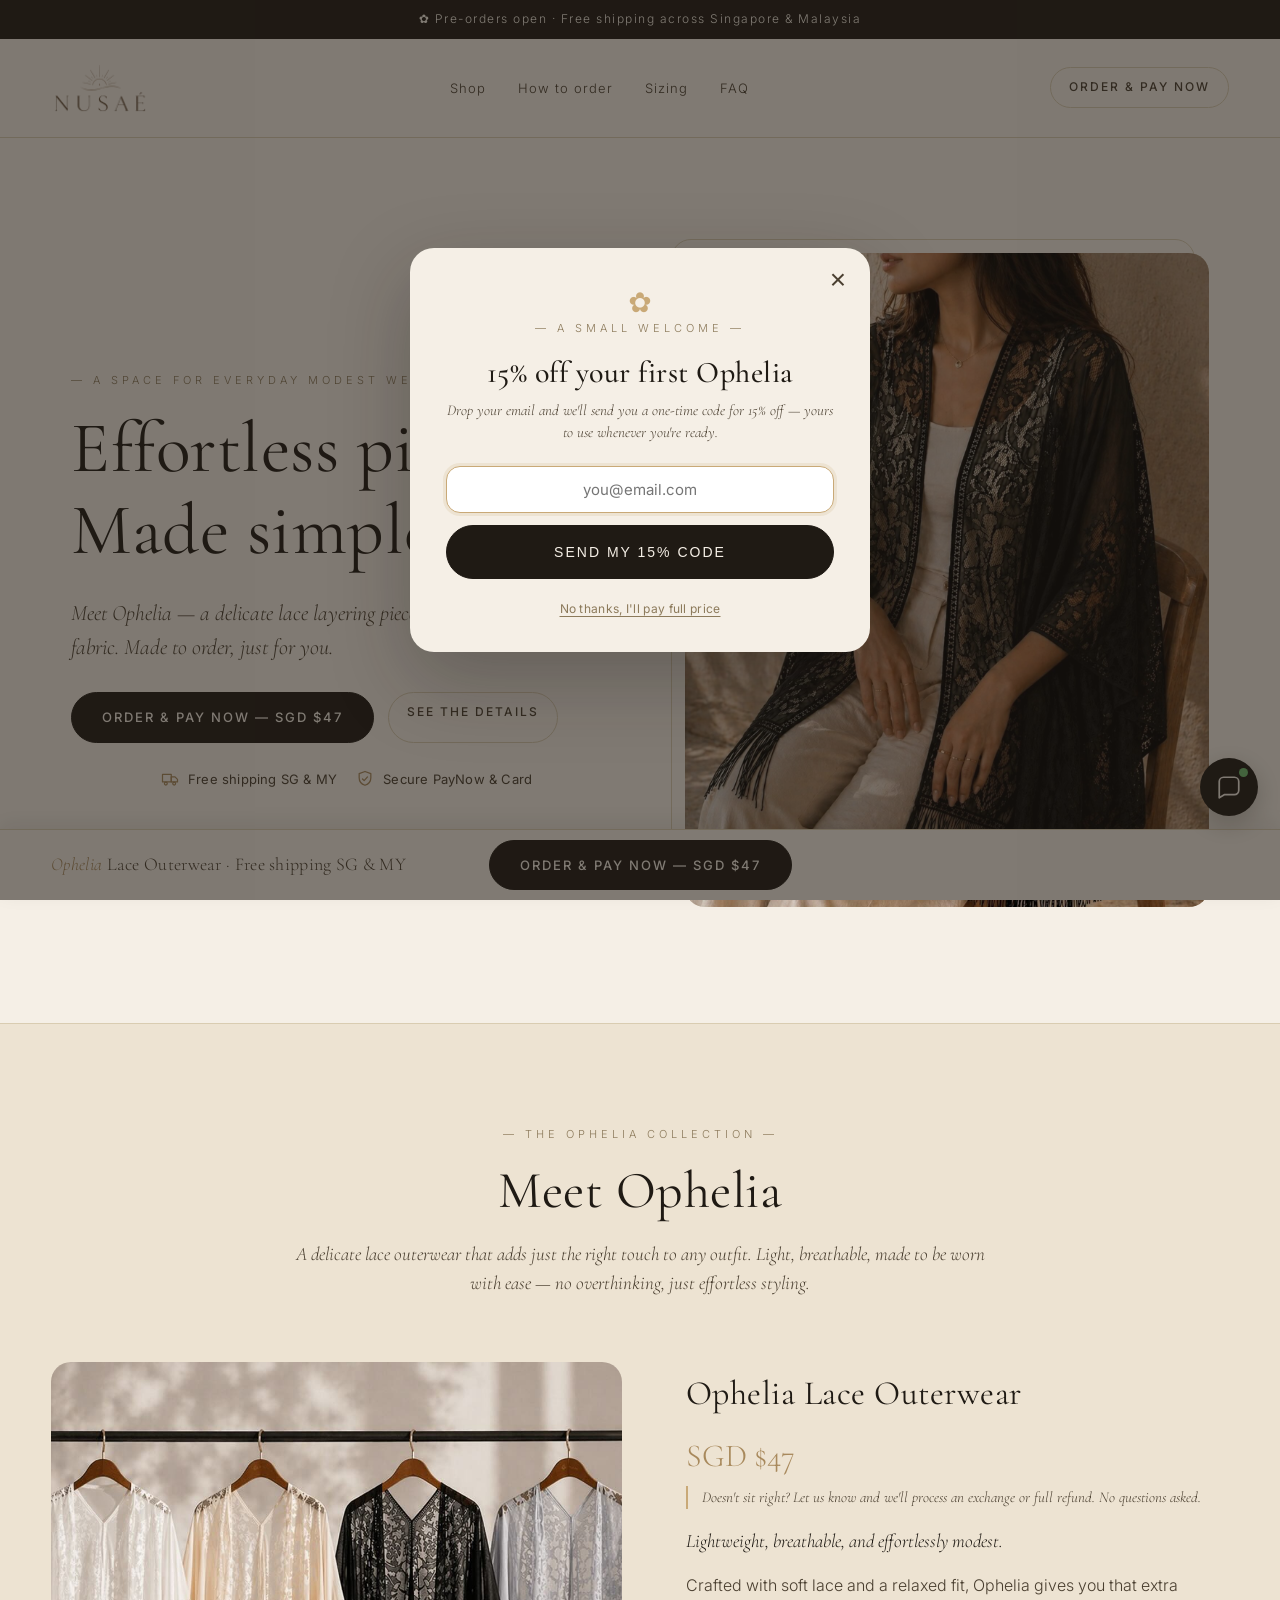
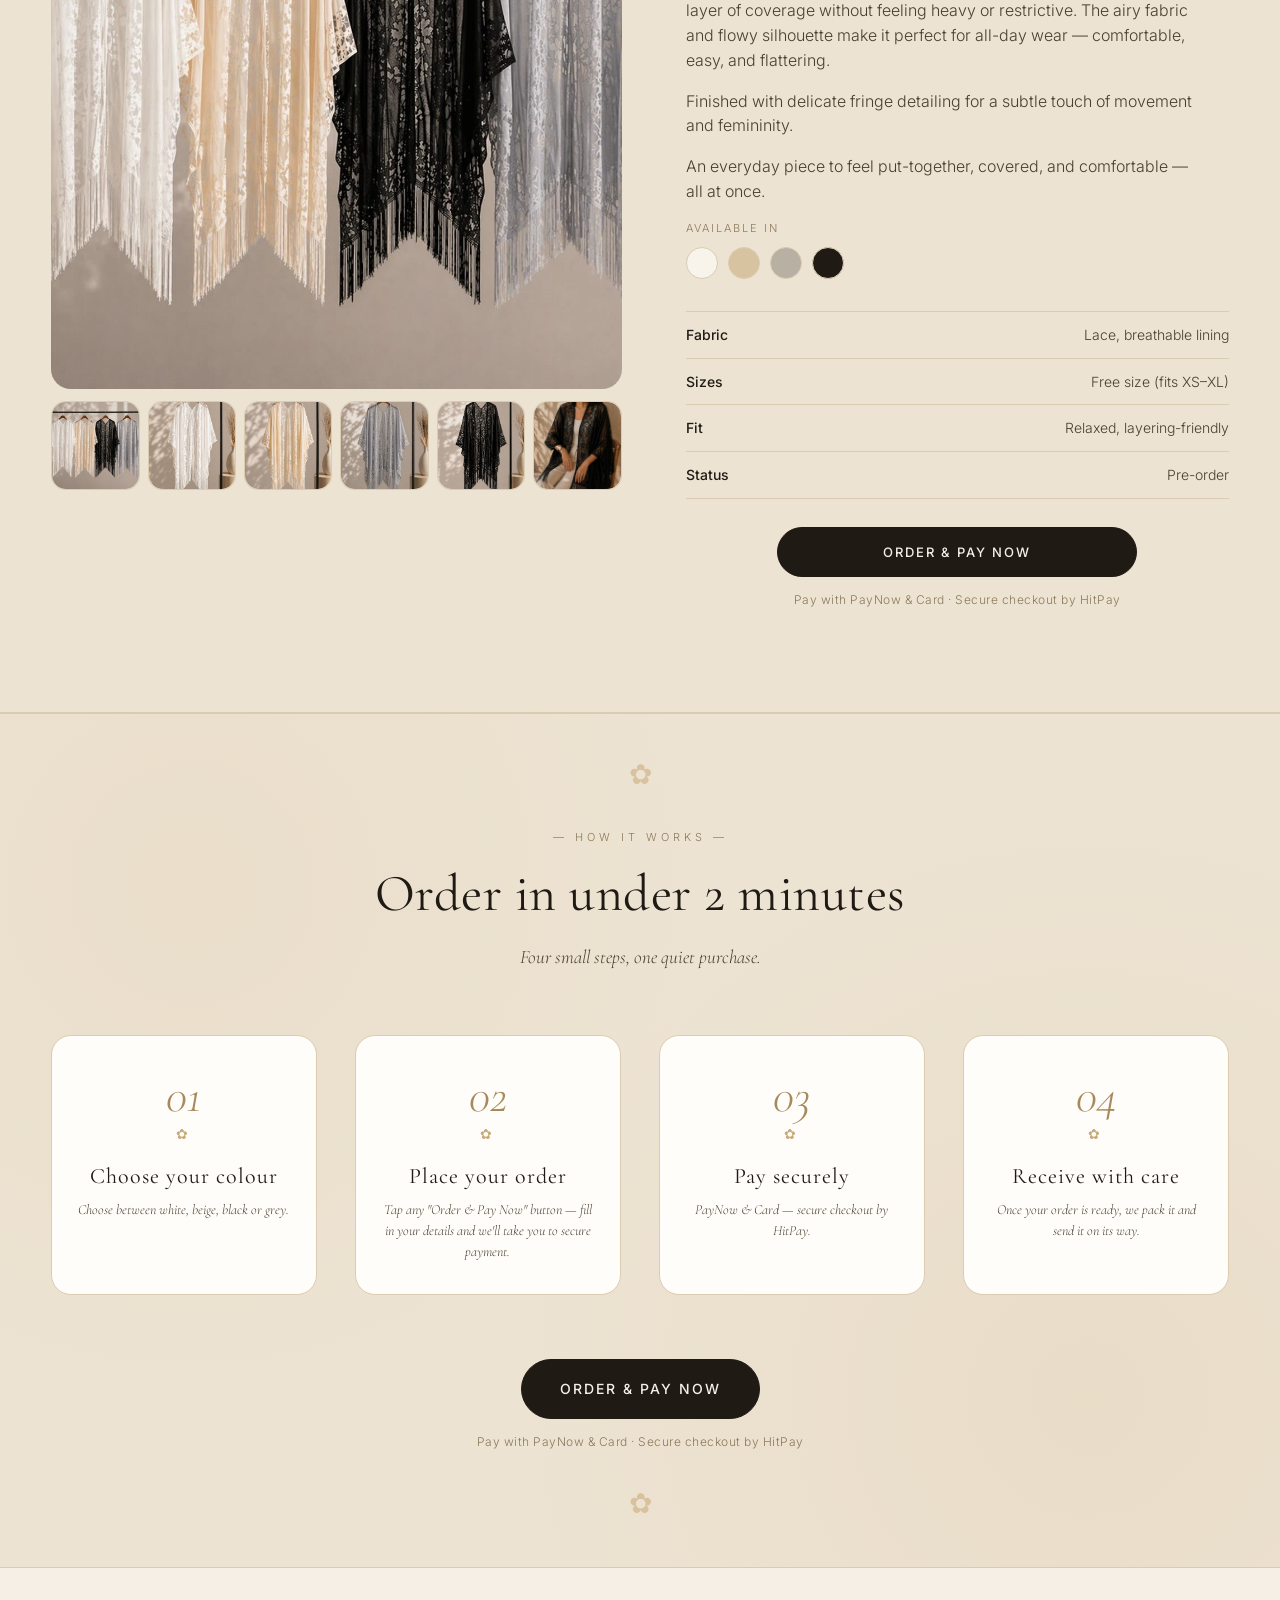
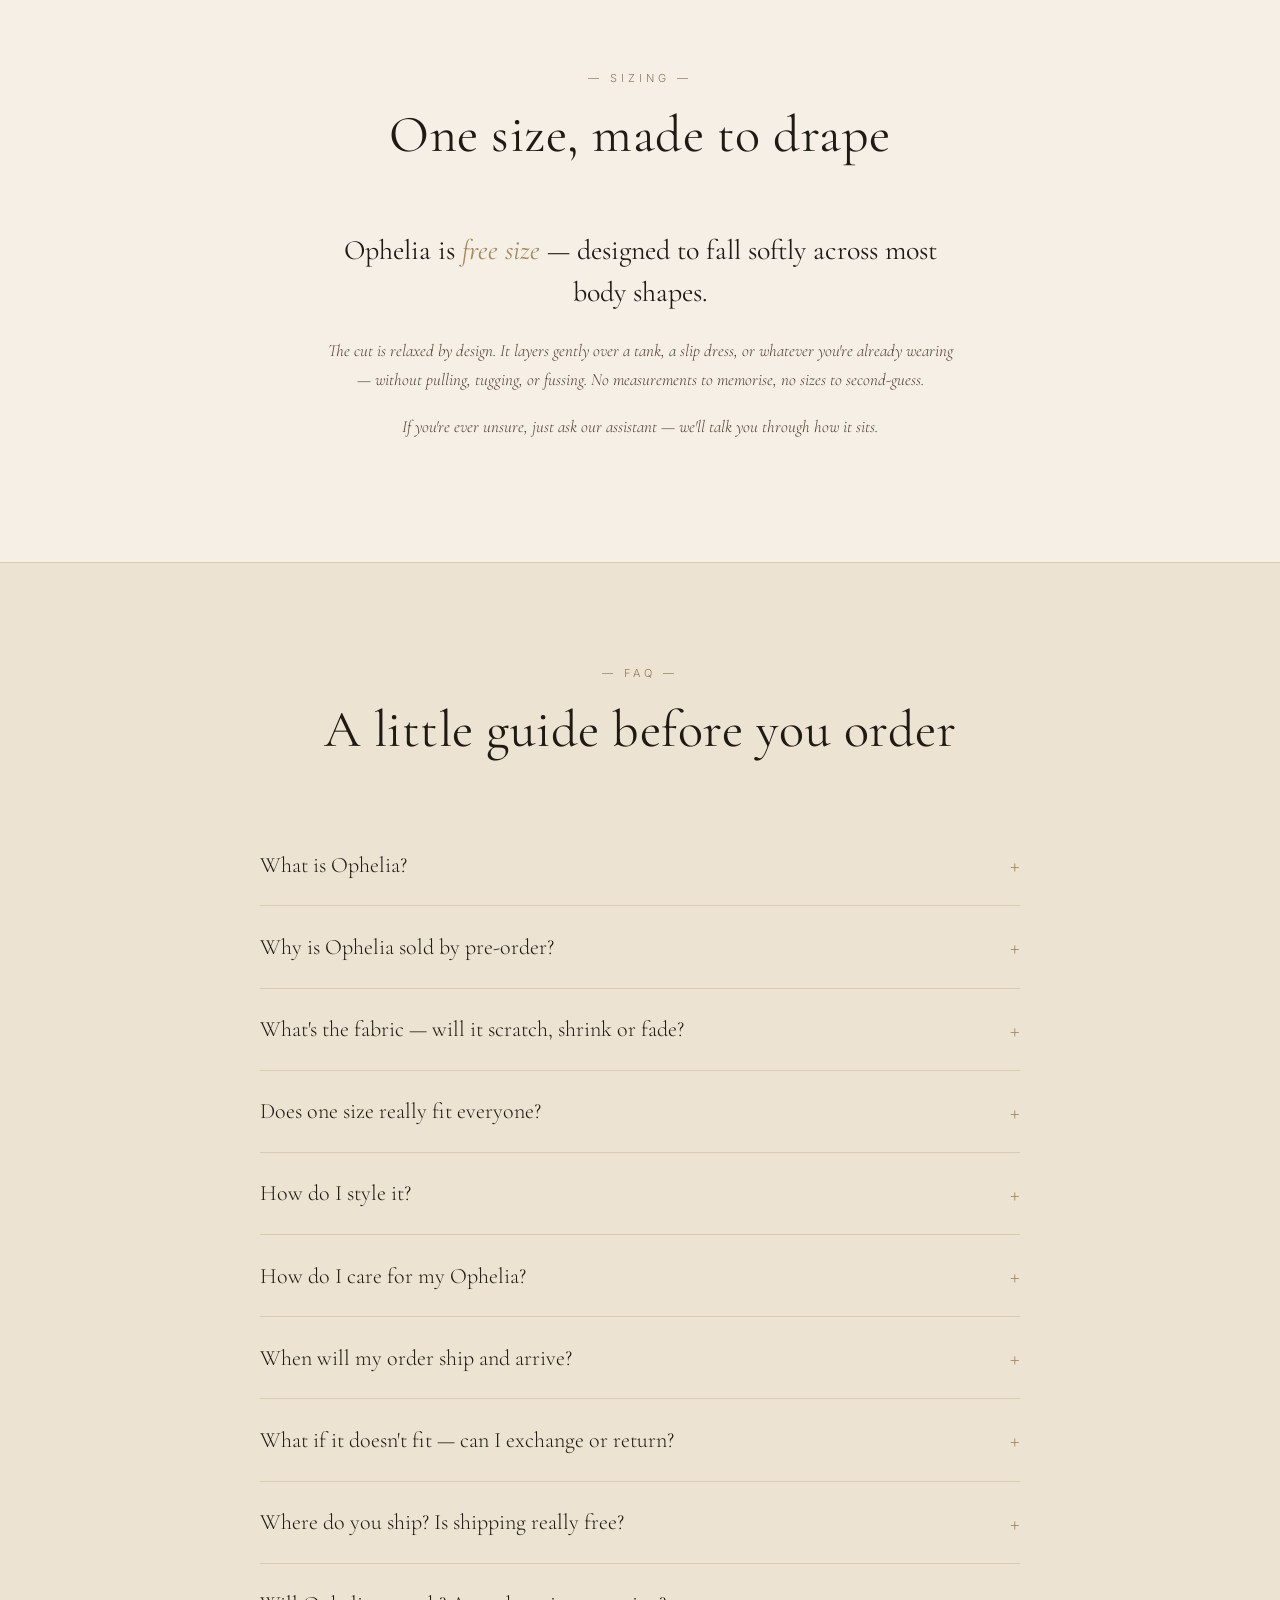
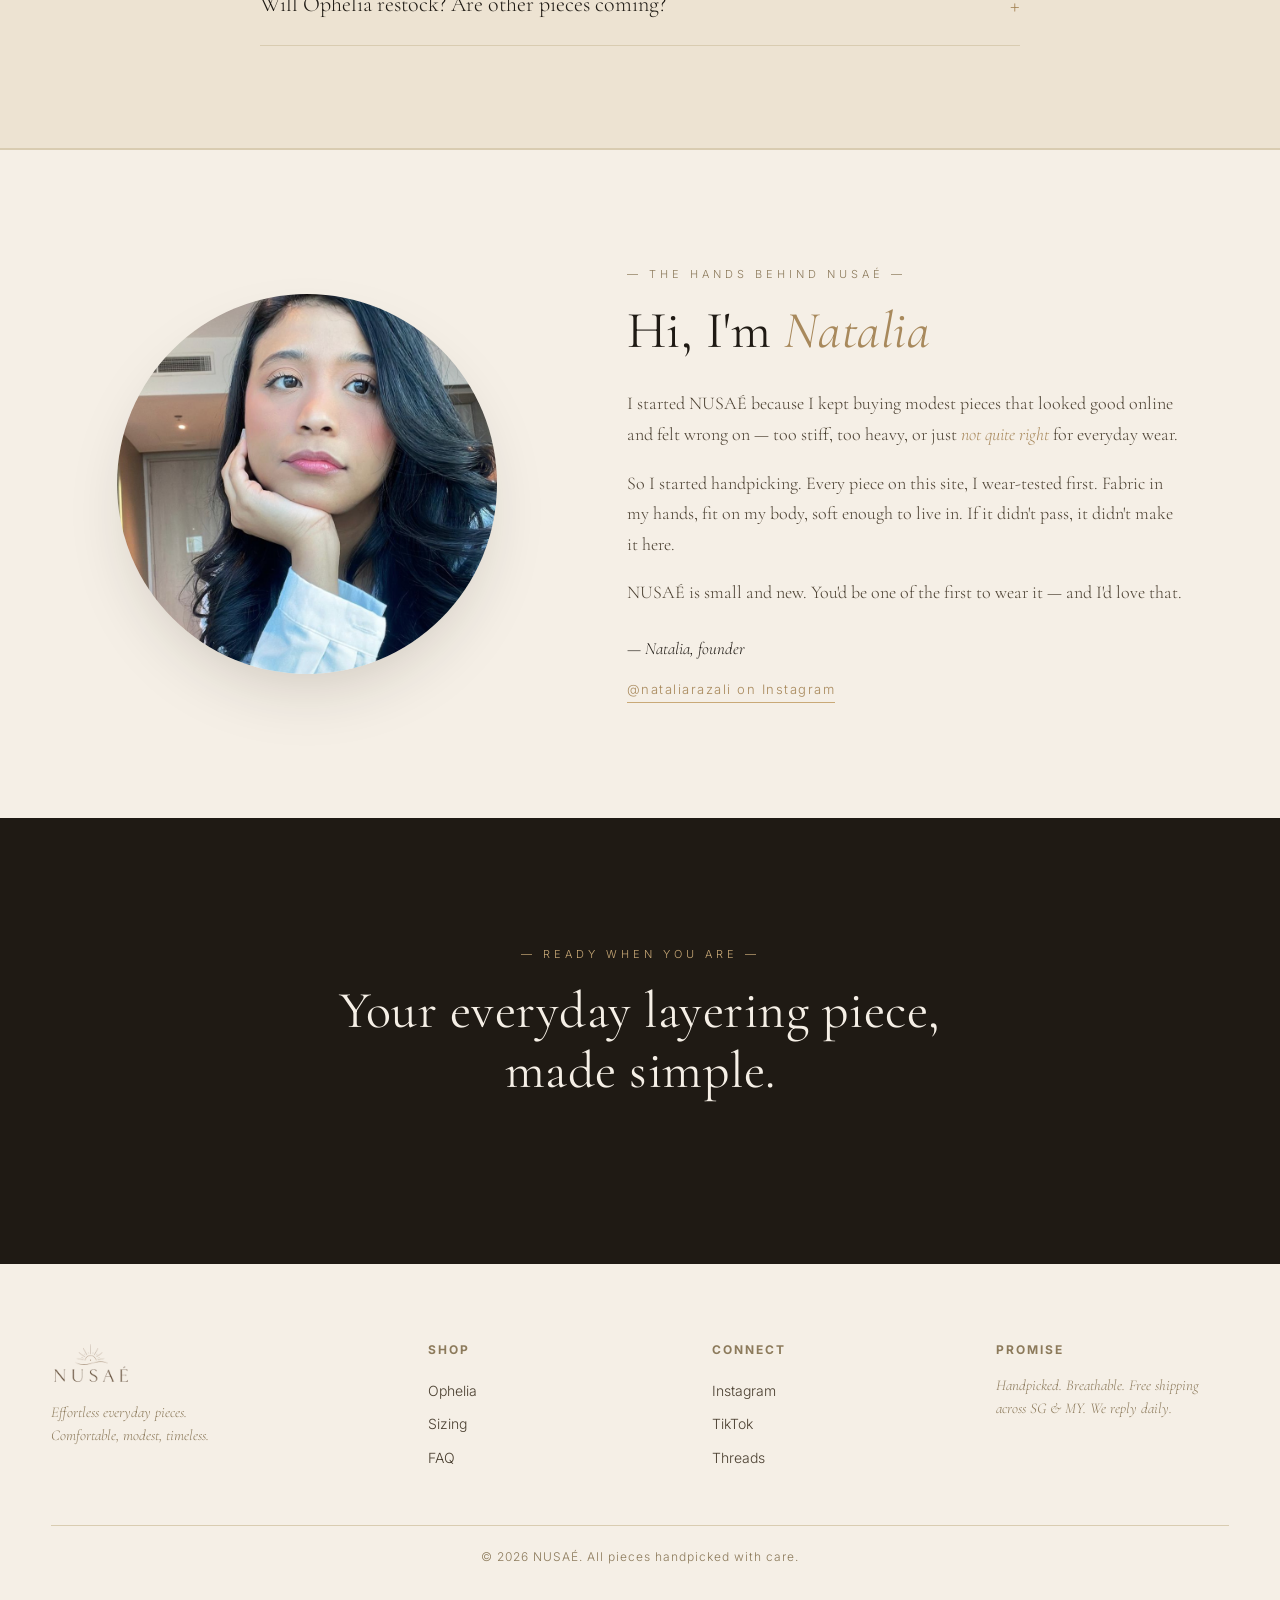
<file: index.html>
<!DOCTYPE html>
<html lang="en">
<head>
<meta charset="UTF-8" />
<meta name="viewport" content="width=device-width, initial-scale=1.0" />
<title>NUSAÉ — Effortless modest pieces, made simple</title>
<meta name="description" content="NUSAÉ — comfortable, modest, timeless pieces for everyday wear. Handpicked. Breathable. Free shipping across Singapore & Malaysia." />
<meta property="og:title" content="NUSAÉ — Effortless modest pieces" />
<meta property="og:description" content="Comfortable, modest, timeless. Free shipping across Singapore & Malaysia." />
<meta property="og:image" content="assets/ophelia-meet.jpg" />
<link rel="icon" type="image/png" href="assets/logo.png" />
<link rel="preconnect" href="https://fonts.googleapis.com">
<link rel="preconnect" href="https://fonts.gstatic.com" crossorigin>
<link href="https://fonts.googleapis.com/css2?family=Cormorant+Garamond:wght@300;400;500;600&family=Inter:wght@300;400;500;600&display=swap" rel="stylesheet">
<link rel="stylesheet" href="styles.css?v=24" />
<script>
  // -------- ONE-LINE CONFIG --------
  // Replace WA_NUMBER with your WhatsApp number in international format (no +, no spaces).
  // Example: Singapore +65 9123 4567 -> "6591234567"
  const WA_NUMBER = "6597229061";
  const WA_BASE = (msg) => `https://wa.me/${WA_NUMBER}?text=${encodeURIComponent(msg)}`;
  // ----------------------------------
  document.addEventListener("DOMContentLoaded", () => {
    // Order links were removed — all orders go through the Order & Pay Now
    // checkout. This only wires remaining WhatsApp *support* links (FAQ etc.).
    document.querySelectorAll("[data-wa]").forEach(a => {
      a.href = WA_BASE(a.dataset.wa);
      a.target = "_blank";
      a.rel = "noopener";
    });
  });
</script>
</head>
<body>

<!-- ANNOUNCEMENT BAR -->
<div class="announce">✿ Pre-orders open · Free shipping across Singapore &amp; Malaysia</div>

<!-- NAV -->
<header class="nav">
  <a href="#top" class="brand"><img src="assets/logo.png?v=2" alt="NUSAÉ" width="98" height="54" /></a>
  <nav id="navMenu">
    <a href="#shop">Shop</a>
    <a href="#how">How to order</a>
    <a href="#sizing">Sizing</a>
    <a href="#faq">FAQ</a>
  </nav>
  <a class="btn btn-ghost nav-order" href="#order" data-open-checkout>Order &amp; Pay Now</a>
  <button type="button" class="nav-toggle" id="navToggle" aria-label="Open menu" aria-expanded="false" aria-controls="navMenu">
    <span></span><span></span><span></span>
  </button>
</header>

<!-- STICKY ORDER BAR -->
<div class="mobile-order-bar">
  <div class="order-bar-inner">
    <span class="order-bar-label"><em>Ophelia</em> Lace Outerwear · Free shipping SG &amp; MY</span>
    <a class="btn btn-primary" href="#order" data-open-checkout>Order &amp; Pay Now — SGD $47</a>
  </div>
</div>

<!-- HERO -->
<section class="hero" id="top">
  <div class="hero-text">
    <p class="eyebrow">— A space for everyday modest wear —</p>
    <h1>Effortless pieces.<br />Made simple.</h1>
    <p class="lede">Meet <em>Ophelia</em> — a delicate lace layering piece in soft, breathable fabric. Made to order, just for you.</p>
    <div class="cta-row">
      <a class="btn btn-primary" href="#order" data-open-checkout>Order &amp; Pay Now — SGD $47</a>
      <a class="btn btn-ghost" href="#shop">See the details</a>
    </div>
    <ul class="hero-trust">
      <li>
        <svg class="trust-icon" viewBox="0 0 24 24" fill="none" stroke="currentColor" stroke-width="1.5" stroke-linecap="round" stroke-linejoin="round" aria-hidden="true">
          <path d="M3 6.5h10.5v9H3z"/><path d="M13.5 9.5H18l3 3v3h-7.5z"/>
          <circle cx="7" cy="17.5" r="1.7"/><circle cx="17" cy="17.5" r="1.7"/>
        </svg>
        Free shipping SG &amp; MY
      </li>
      <li>
        <svg class="trust-icon" viewBox="0 0 24 24" fill="none" stroke="currentColor" stroke-width="1.5" stroke-linecap="round" stroke-linejoin="round" aria-hidden="true">
          <path d="M12 3l7 2.5v5c0 4.5-3 7.8-7 9-4-1.2-7-4.5-7-9v-5z"/><path d="M9 12l2 2 4-4.5"/>
        </svg>
        Secure PayNow &amp; Card
      </li>
    </ul>
  </div>
  <div class="hero-art">
    <div class="hero-slides">
      <img src="assets/ophelia-black-closeup.jpg" alt="Ophelia in black" class="hero-slide is-active" />
      <img src="assets/ophelia-matcha.jpg" alt="Ophelia styled with matcha" class="hero-slide" />
      <img src="assets/ophelia-detail-shoulder.jpg" alt="Ophelia lace shoulder detail" class="hero-slide" />
      <img src="assets/ophelia-detail-fringe.jpg" alt="Ophelia lace fringe detail" class="hero-slide" />
    </div>
    <div class="hero-floral"></div>
  </div>
</section>

<!-- FEATURED PRODUCT -->
<section class="shop" id="shop">
  <div class="section-head">
    <p class="eyebrow">— The Ophelia Collection —</p>
    <h2>Meet Ophelia</h2>
    <p class="sub">A delicate lace outerwear that adds just the right touch to any outfit. Light, breathable, made to be worn with ease — no overthinking, just effortless styling.</p>
  </div>

  <div class="product">
    <div class="gallery">
      <div class="gallery-main">
        <img src="assets/ophelia-shades.jpg" alt="Ophelia in white, black and grey" id="mainImage" loading="lazy" decoding="async" width="900" height="990" />
      </div>
      <div class="thumbs">
        <button onclick="document.getElementById('mainImage').src='assets/ophelia-shades.jpg'"><img src="assets/ophelia-shades.jpg" alt="Three colours" loading="lazy" decoding="async" /></button>
        <button onclick="document.getElementById('mainImage').src='assets/ophelia-meet.jpg'"><img src="assets/ophelia-meet.jpg" alt="White" loading="lazy" decoding="async" /></button>
        <button onclick="document.getElementById('mainImage').src='assets/ophelia-product-beige.jpg'"><img src="assets/ophelia-product-beige.jpg" alt="Beige" loading="lazy" decoding="async" /></button>
        <button onclick="document.getElementById('mainImage').src='assets/ophelia-product-grey.jpg'"><img src="assets/ophelia-product-grey.jpg" alt="Grey" loading="lazy" decoding="async" /></button>
        <button onclick="document.getElementById('mainImage').src='assets/ophelia-product-black.jpg'"><img src="assets/ophelia-product-black.jpg" alt="Black" loading="lazy" decoding="async" /></button>
        <button onclick="document.getElementById('mainImage').src='assets/ophelia-black-closeup.jpg'"><img src="assets/ophelia-black-closeup.jpg" alt="Black close-up" loading="lazy" decoding="async" /></button>
      </div>
    </div>

    <div class="product-info">
      <h3>Ophelia Lace Outerwear</h3>
      <p class="price">SGD $47</p>
      <p class="price-reassurance">Doesn't sit right? Let us know and we'll process an exchange or full refund. No questions asked.</p>
      <p class="product-tagline">Lightweight, breathable, and effortlessly modest.</p>
      <p class="product-copy">Crafted with soft lace and a relaxed fit, Ophelia gives you that extra layer of coverage without feeling heavy or restrictive. The airy fabric and flowy silhouette make it perfect for all-day wear — comfortable, easy, and flattering.</p>
      <p class="product-copy">Finished with delicate fringe detailing for a subtle touch of movement and femininity.</p>
      <p class="product-copy">An everyday piece to feel put-together, covered, and comfortable — all at once.</p>

      <div class="swatches">
        <p class="swatch-label">Available in</p>
        <div class="swatch-row">
          <button type="button" class="swatch swatch-white" title="White" aria-label="View Ophelia in white" data-color-img="assets/ophelia-meet.jpg"></button>
          <button type="button" class="swatch swatch-beige" title="Beige" aria-label="View Ophelia in beige" data-color-img="assets/ophelia-product-beige.jpg"></button>
          <button type="button" class="swatch swatch-grey" title="Grey" aria-label="View Ophelia in grey" data-color-img="assets/ophelia-product-grey.jpg"></button>
          <button type="button" class="swatch swatch-black" title="Black" aria-label="View Ophelia in black" data-color-img="assets/ophelia-product-black.jpg"></button>
        </div>
      </div>

      <ul class="specs">
        <li><strong>Fabric</strong> Lace, breathable lining</li>
        <li><strong>Sizes</strong> Free size (fits XS–XL)</li>
        <li><strong>Fit</strong> Relaxed, layering-friendly</li>
        <li><strong>Status</strong> Pre-order</li>
      </ul>

      <div class="cta-row cta-row-center cta-row-stack">
        <a class="btn btn-primary" href="#order" data-open-checkout>Order &amp; Pay Now</a>
      </div>
      <p class="pay-methods">Pay with PayNow &amp; Card · Secure checkout by HitPay</p>
    </div>
  </div>
</section>

<!-- ORDER & CHECKOUT MODAL -->
<div class="checkout-overlay" id="checkoutOverlay" role="dialog" aria-modal="true" aria-labelledby="checkoutTitle" hidden>
  <div class="checkout-card">
    <button type="button" class="checkout-close" id="checkoutClose" aria-label="Close">×</button>
    <div class="checkout-head">
      <p class="eyebrow">— Checkout —</p>
      <h3 id="checkoutTitle">Order Ophelia</h3>
      <p class="checkout-sub">Fill in your details and we'll take you to secure payment.</p>
    </div>

    <form class="checkout-form" id="checkoutForm" novalidate>
      <div class="field-row">
        <label class="field">
          <span>First name</span>
          <input type="text" name="firstName" autocomplete="given-name" required maxlength="60" />
        </label>
        <label class="field">
          <span>Last name</span>
          <input type="text" name="lastName" autocomplete="family-name" required maxlength="60" />
        </label>
      </div>

      <label class="field">
        <span>Email</span>
        <input type="email" name="email" autocomplete="email" required maxlength="120" />
      </label>

      <label class="field">
        <span>Contact number</span>
        <input type="tel" name="contact" autocomplete="tel" required maxlength="30" placeholder="+65 9123 4567" />
      </label>

      <label class="field">
        <span>Country / region</span>
        <select name="country" id="countrySelect" required>
          <option value="SG" selected>Singapore</option>
          <option value="MY">Malaysia</option>
        </select>
      </label>

      <label class="field">
        <span>Shipping address</span>
        <textarea name="address" autocomplete="street-address" required rows="3" maxlength="500" placeholder="Full address including unit, postal code, city / state"></textarea>
      </label>

      <fieldset class="items-block">
        <legend>Pieces — choose colour &amp; quantity</legend>
        <div class="items-list" id="itemsList"></div>
        <button type="button" class="btn-link" id="addItemBtn">+ Add another colour</button>
      </fieldset>

      <div class="discount-block">
        <div class="discount-entry" id="discountEntry">
          <input type="text" id="discountInput" maxlength="24" autocomplete="off" autocapitalize="characters" spellcheck="false" placeholder="Discount code" />
          <button type="button" class="btn-link discount-apply" id="discountApply">Apply</button>
        </div>
        <div class="discount-row" id="discountRow" hidden>
          <span class="discount-label">Discount applied</span>
          <span class="discount-code" id="discountCodeChip">—</span>
          <button type="button" class="discount-remove" id="discountRemove" aria-label="Remove discount">×</button>
        </div>
        <p class="discount-error" id="discountError" hidden></p>
      </div>

      <div class="totals-summary" id="totalsSummary" hidden>
        <div class="summary-line">
          <span class="summary-label">Shipping</span>
          <span class="summary-value" id="shipAmount"></span>
        </div>
      </div>

      <div class="totals">
        <span class="totals-label">Total</span>
        <span class="totals-grand">
          <span class="totals-amount" id="totalAmount">SGD $47</span>
          <span class="totals-rm" id="totalRm" hidden></span>
        </span>
      </div>

      <p class="checkout-note">After clicking continue you'll be redirected to HitPay to pay via PayNow or Card.</p>

      <button type="submit" class="btn btn-primary btn-lg checkout-submit" id="checkoutSubmit">
        <span class="checkout-submit-label">Continue to payment</span>
        <span class="checkout-submit-loading" hidden>Redirecting…</span>
      </button>
      <p class="checkout-error" id="checkoutError" hidden></p>
    </form>
  </div>
</div>

<!-- WELCOME POPUP -->
<div class="popup-overlay" id="popupOverlay" role="dialog" aria-modal="true" aria-labelledby="popupTitle" hidden>
  <div class="popup-card">
    <button type="button" class="popup-close" id="popupClose" aria-label="Close">×</button>

    <div class="popup-state" data-state="form">
      <div class="popup-art" aria-hidden="true">✿</div>
      <p class="eyebrow">— A small welcome —</p>
      <h3 id="popupTitle">15% off your first Ophelia</h3>
      <p class="popup-sub">Drop your email and we'll send you a one-time code for 15% off — yours to use whenever you're ready.</p>
      <form class="popup-form" id="popupForm" novalidate>
        <label class="field">
          <span class="visually-hidden">Email</span>
          <input type="email" name="email" autocomplete="email" required maxlength="120" placeholder="you@email.com" />
        </label>
        <button type="submit" class="btn btn-primary btn-lg popup-submit" id="popupSubmit">
          <span class="popup-submit-label">Send my 15% code</span>
          <span class="popup-submit-loading" hidden>Sending…</span>
        </button>
        <p class="popup-error" id="popupError" hidden></p>
        <button type="button" class="popup-decline" id="popupDecline">No thanks, I'll pay full price</button>
      </form>
    </div>

    <div class="popup-state" data-state="success" hidden>
      <div class="popup-art" aria-hidden="true">✿</div>
      <p class="eyebrow">— You're in —</p>
      <h3>Here's your 15% code</h3>
      <p class="popup-sub">We've also sent it to your inbox. It'll auto-apply at checkout.</p>
      <div class="popup-code" id="popupCodeDisplay">—</div>
      <button type="button" class="btn btn-primary btn-lg popup-copy" id="popupCopy">Copy code</button>
      <button type="button" class="popup-decline" id="popupShopNow">Shop Ophelia →</button>
    </div>
  </div>
</div>

<!-- HOW TO ORDER -->
<section class="how" id="how">
  <div class="section-head">
    <p class="eyebrow">— How it works —</p>
    <h2>Order in under 2 minutes</h2>
    <p class="sub">Four small steps, one quiet purchase.</p>
  </div>
  <ol class="steps">
    <li>
      <span class="step-num">01</span>
      <span class="step-flourish">✿</span>
      <h4>Choose your colour</h4>
      <p>Choose between white, beige, black or grey.</p>
    </li>
    <li>
      <span class="step-num">02</span>
      <span class="step-flourish">✿</span>
      <h4>Place your order</h4>
      <p>Tap any "Order &amp; Pay Now" button — fill in your details and we'll take you to secure payment.</p>
    </li>
    <li>
      <span class="step-num">03</span>
      <span class="step-flourish">✿</span>
      <h4>Pay securely</h4>
      <p>PayNow &amp; Card — secure checkout by HitPay.</p>
    </li>
    <li>
      <span class="step-num">04</span>
      <span class="step-flourish">✿</span>
      <h4>Receive with care</h4>
      <p>Once your order is ready, we pack it and send it on its way.</p>
    </li>
  </ol>
  <div class="how-cta">
    <a class="btn btn-primary btn-lg" href="#order" data-open-checkout>Order &amp; Pay Now</a>
    <p class="pay-methods">Pay with PayNow &amp; Card · Secure checkout by HitPay</p>
  </div>
</section>

<!-- SIZING -->
<section class="sizing" id="sizing">
  <div class="section-head">
    <p class="eyebrow">— Sizing —</p>
    <h2>One size, made to drape</h2>
  </div>
  <div class="sizing-note">
    <p class="sizing-lede">Ophelia is <em>free size</em> — designed to fall softly across most body shapes.</p>
    <p class="sizing-body">The cut is relaxed by design. It layers gently over a tank, a slip dress, or whatever you're already wearing — without pulling, tugging, or fussing. No measurements to memorise, no sizes to second-guess.</p>
    <p class="sizing-body">If you're ever unsure, just ask our assistant — we'll talk you through how it sits.</p>
  </div>
</section>

<!-- FAQ -->
<section class="faq" id="faq">
  <div class="section-head">
    <p class="eyebrow">— FAQ —</p>
    <h2>A little guide before you order</h2>
  </div>
  <div class="faq-list">
    <details>
      <summary>What is Ophelia?</summary>
      <p>A lace fringe layering piece, made to drape softly over the everyday wardrobe you already own. One simple price — SGD $47 — and one thoughtful cut, hand-finished by artisans in Nepal. It's the kind of piece that quietly elevates a plain tee or a slip dress without ever feeling fussy.</p>
    </details>
    <details>
      <summary>Why is Ophelia sold by pre-order?</summary>
      <p>Each piece is made with intention rather than rushed through factories — so we open orders, gather them, and the artisans hand-finish your Ophelia after you've ordered it. It keeps quality high, prices fair, and means we never sit on mountains of unsold inventory.</p>
    </details>
    <details>
      <summary>What's the fabric — will it scratch, shrink or fade?</summary>
      <p>Polyester lace with a breathable lining. It feels light against skin, doesn't itch, and won't shrink on a gentle hand-wash. Colour stays true when kept out of direct sun. No surprises after the first wear.</p>
    </details>
    <details>
      <summary>Does one size really fit everyone?</summary>
      <p>Ophelia is free-size by design — it's cut to drape loosely, not to hug. It sits beautifully on frames from roughly XS to XL (bust 32–42"), worn over a tank, a slip dress, or whatever you're already in. If you're between sizes anywhere else, you'll still be fine here. Message us if you'd like a sanity check before ordering.</p>
    </details>
    <details>
      <summary>How do I style it?</summary>
      <p>Three easy ways: layered over a fitted tee and jeans for the everyday; over a slip dress for dinner; or on its own as a beach cover-up. The fringe catches light beautifully in photos — most of our customers tell us it looks even better in person than online.</p>
    </details>
    <details>
      <summary>How do I care for my Ophelia?</summary>
      <p>Hand-wash in cold water with a mild detergent. Don't wring the lace — gently press the water out. Lay flat to dry, away from direct sun. No tumble dryer, no iron on the lace. Treated this way, Ophelia softens with each wear and lasts for years.</p>
    </details>
    <details>
      <summary>When will my order ship and arrive?</summary>
      <p>We hand-finish and pack your order, then dispatch from our base between Singapore and Malaysia. SG and MY usually arrive within a week of dispatch. International is typically 7–14 days, depending on country. You'll get a tracking update via WhatsApp at every step — never wondering where your parcel is.</p>
    </details>
    <details>
      <summary>What if it doesn't fit — can I exchange or return?</summary>
      <p>Message us within 3 days of delivery and we'll work it out with you personally. We handle each case ourselves, and we've never left someone unhappy — we don't plan to start.</p>
    </details>
    <details>
      <summary>Where do you ship? Is shipping really free?</summary>
      <p>We ship across <strong>Singapore and Malaysia, and shipping is free</strong> — the price you see is the price you pay, with no surprise fees at checkout. Based somewhere else? Message us on <a href="#" data-wa="Hi NUSAÉ, I'm ordering from outside Singapore/Malaysia — could you help me with shipping?">WhatsApp</a> or via TikTok and we'll arrange it for you personally.</p>
    </details>
    <details>
      <summary>Will Ophelia restock? Are other pieces coming?</summary>
      <p>Because we're pre-order, Ophelia doesn't "sell out" the same way — every order is freshly made. New pieces are quietly in development. The fastest way to know when they drop is to follow <a href="https://instagram.com/shopnusae" target="_blank" rel="noopener">@shopnusae</a> on Instagram.</p>
    </details>
  </div>
</section>

<!-- FOUNDER -->
<section class="founder" id="founder">
  <div class="founder-inner">
    <div class="founder-photo">
      <img src="assets/founder.jpg?v=2" alt="Natalia, founder of NUSAÉ" loading="lazy" decoding="async" />
    </div>
    <div class="founder-text">
      <p class="eyebrow">— The hands behind NUSAÉ —</p>
      <h2>Hi, I'm <span class="founder-name">Natalia</span></h2>
      <p class="founder-body">I started NUSAÉ because I kept buying modest pieces that looked good online and felt wrong on — too stiff, too heavy, or just <em>not quite right</em> for everyday wear.</p>
      <p class="founder-body">So I started handpicking. Every piece on this site, I wear-tested first. Fabric in my hands, fit on my body, soft enough to live in. If it didn't pass, it didn't make it here.</p>
      <p class="founder-body">NUSAÉ is small and new. You'd be one of the first to wear it — and I'd love that.</p>
      <p class="founder-sign">— Natalia, founder</p>
      <a class="founder-ig" href="https://instagram.com/nataliarazali" target="_blank" rel="noopener">@nataliarazali on Instagram</a>
    </div>
  </div>
</section>

<!-- CLOSING CTA -->
<section class="closer">
  <div class="closer-inner">
    <p class="eyebrow">— Ready when you are —</p>
    <h2>Your everyday layering piece, made simple.</h2>
  </div>
</section>

<!-- FOOTER -->
<footer>
  <div class="foot-grid">
    <div>
      <p class="brand"><img src="assets/logo.png?v=2" alt="NUSAÉ" width="80" height="44" /></p>
      <p class="foot-tag">Effortless everyday pieces.<br />Comfortable, modest, timeless.</p>
    </div>
    <div>
      <h5>Shop</h5>
      <a href="#shop">Ophelia</a>
      <a href="#sizing">Sizing</a>
      <a href="#faq">FAQ</a>
    </div>
    <div>
      <h5>Connect</h5>
      <a href="https://instagram.com/shopnusae" target="_blank" rel="noopener">Instagram</a>
      <a href="https://www.tiktok.com/@shopnusae" target="_blank" rel="noopener">TikTok</a>
      <a href="https://threads.com/@shopnusae" target="_blank" rel="noopener">Threads</a>
    </div>
    <div>
      <h5>Promise</h5>
      <p class="foot-tag">Handpicked. Breathable. Free shipping across SG &amp; MY. We reply daily.</p>
    </div>
  </div>
  <p class="copy">© <span id="yr"></span> NUSAÉ. All pieces handpicked with care.</p>
</footer>
<script>document.getElementById("yr").textContent = new Date().getFullYear();</script>

<!-- Mobile nav toggle -->
<script>
  (function () {
    const toggle = document.getElementById("navToggle");
    const menu = document.getElementById("navMenu");
    if (!toggle || !menu) return;
    function setOpen(open) {
      menu.classList.toggle("nav-open", open);
      toggle.setAttribute("aria-expanded", open ? "true" : "false");
      toggle.setAttribute("aria-label", open ? "Close menu" : "Open menu");
    }
    toggle.addEventListener("click", () => setOpen(!menu.classList.contains("nav-open")));
    // Close after picking a link.
    menu.querySelectorAll("a").forEach(a => a.addEventListener("click", () => setOpen(false)));
    // Close on Escape.
    document.addEventListener("keydown", e => { if (e.key === "Escape") setOpen(false); });
  })();
</script>

<script>
  // Hero image cross-fade
  (function() {
    const slides = document.querySelectorAll(".hero-slide");
    if (slides.length < 2) return;
    let i = 0;
    setInterval(() => {
      slides[i].classList.remove("is-active");
      i = (i + 1) % slides.length;
      slides[i].classList.add("is-active");
    }, 3500);
  })();

  // Colour swatches → swap main product image
  (function() {
    const main = document.getElementById("mainImage");
    const swatches = document.querySelectorAll(".swatch[data-color-img]");
    if (!main || !swatches.length) return;
    swatches.forEach(sw => {
      sw.addEventListener("click", () => {
        main.src = sw.dataset.colorImg;
        swatches.forEach(s => s.classList.remove("is-selected"));
        sw.classList.add("is-selected");
      });
    });
  })();

  // Checkout modal + HitPay flow
  (function() {
    const PRICE = 47;
    const COLOURS = ["white", "beige", "grey", "black"];
    // Keep in sync with functions/api/checkout.js. Shipping is free to SG + MY;
    // MYR_PER_SGD is only used for the RM price estimate shown to Malaysian buyers.
    const MYR_PER_SGD = 3.30;          // approximate FX for the RM estimate
    const overlay = document.getElementById("checkoutOverlay");
    const closeBtn = document.getElementById("checkoutClose");
    const form = document.getElementById("checkoutForm");
    const itemsList = document.getElementById("itemsList");
    const addItemBtn = document.getElementById("addItemBtn");
    const totalEl = document.getElementById("totalAmount");
    const countrySelect = document.getElementById("countrySelect");
    const totalsSummary = document.getElementById("totalsSummary");
    const shipAmountEl = document.getElementById("shipAmount");
    const totalRmEl = document.getElementById("totalRm");
    const submitBtn = document.getElementById("checkoutSubmit");
    const errorEl = document.getElementById("checkoutError");
    if (!overlay || !form) return;

    function makeRow(colour = "white", qty = 1) {
      const row = document.createElement("div");
      row.className = "item-row";
      row.innerHTML = `
        <select class="item-colour" name="colour">
          ${COLOURS.map(c => `<option value="${c}" ${c === colour ? "selected" : ""}>${c[0].toUpperCase() + c.slice(1)}</option>`).join("")}
        </select>
        <div class="qty-control">
          <button type="button" class="qty-btn" data-step="-1" aria-label="Decrease">−</button>
          <input class="item-qty" name="qty" type="number" min="1" max="20" value="${qty}" />
          <button type="button" class="qty-btn" data-step="1" aria-label="Increase">+</button>
        </div>
        <button type="button" class="item-remove" aria-label="Remove">×</button>
      `;
      itemsList.appendChild(row);
      bindRow(row);
      updateTotals();
      return row;
    }

    function bindRow(row) {
      row.querySelector(".item-colour").addEventListener("change", updateTotals);
      row.querySelector(".item-qty").addEventListener("input", updateTotals);
      row.querySelectorAll(".qty-btn").forEach(btn => {
        btn.addEventListener("click", () => {
          const input = row.querySelector(".item-qty");
          const step = parseInt(btn.dataset.step, 10);
          const next = Math.max(1, Math.min(20, (parseInt(input.value, 10) || 1) + step));
          input.value = next;
          updateTotals();
        });
      });
      row.querySelector(".item-remove").addEventListener("click", () => {
        if (itemsList.children.length <= 1) return;
        row.remove();
        updateTotals();
      });
    }

    const discountEntry = document.getElementById("discountEntry");
    const discountInput = document.getElementById("discountInput");
    const discountApply = document.getElementById("discountApply");
    const discountRow = document.getElementById("discountRow");
    const discountChip = document.getElementById("discountCodeChip");
    const discountRemove = document.getElementById("discountRemove");
    const discountError = document.getElementById("discountError");
    const DISCOUNT_PCT = 15;
    const PCT_KEY = "nusae_discount_pct";

    function getSavedCode() {
      try {
        const c = (localStorage.getItem("nusae_welcome_code") || "").trim().toUpperCase();
        // Only treat it as a real code if it matches the code format and isn't
        // just punctuation (guards against a stale "—" showing as "applied").
        return /^[A-Z0-9-]{3,24}$/.test(c) && /[A-Z0-9]/.test(c) ? c : "";
      } catch (_) { return ""; }
    }
    function getSavedPct() {
      try { return parseInt(localStorage.getItem(PCT_KEY), 10) || DISCOUNT_PCT; } catch (_) { return DISCOUNT_PCT; }
    }
    function saveDiscount(code, pct) {
      try {
        localStorage.setItem("nusae_welcome_code", code);
        localStorage.setItem(PCT_KEY, String(pct || DISCOUNT_PCT));
      } catch (_) {}
    }
    function clearSavedCode() {
      try { localStorage.removeItem("nusae_welcome_code"); localStorage.removeItem(PCT_KEY); } catch (_) {}
    }
    // Show the entry field when no code is applied, the applied chip when one is.
    function syncDiscountRow() {
      const code = getSavedCode();
      if (code) {
        discountChip.textContent = code;
        discountRow.hidden = false;
        discountEntry.hidden = true;
      } else {
        discountRow.hidden = true;
        discountEntry.hidden = false;
      }
      if (discountError) discountError.hidden = true;
    }
    async function applyTypedCode() {
      const code = (discountInput.value || "").trim().toUpperCase();
      if (!code) return;
      discountError.hidden = true;
      discountApply.disabled = true;
      discountApply.textContent = "…";
      try {
        const res = await fetch("/api/validate-discount", {
          method: "POST",
          headers: { "Content-Type": "application/json" },
          body: JSON.stringify({ code })
        });
        const data = await res.json();
        if (!res.ok || !data.valid) throw new Error(data.error || "Discount code not recognised");
        saveDiscount(data.code, data.percent);
        discountInput.value = "";
        syncDiscountRow();
        updateTotals();
      } catch (err) {
        discountError.textContent = err.message || "Couldn't apply that code.";
        discountError.hidden = false;
      } finally {
        discountApply.disabled = false;
        discountApply.textContent = "Apply";
      }
    }
    discountApply?.addEventListener("click", applyTypedCode);
    discountInput?.addEventListener("keydown", (e) => {
      if (e.key === "Enter") { e.preventDefault(); applyTypedCode(); }
    });
    discountRemove?.addEventListener("click", () => {
      clearSavedCode();
      syncDiscountRow();
      updateTotals();
    });

    function updateTotals() {
      let qty = 0;
      itemsList.querySelectorAll(".item-row").forEach(r => {
        qty += parseInt(r.querySelector(".item-qty").value, 10) || 0;
      });
      const subtotal = qty * PRICE;
      const code = getSavedCode();
      const grandTotal = code ? +(subtotal * (1 - getSavedPct() / 100)).toFixed(2) : subtotal;

      const country = countrySelect ? countrySelect.value : "SG";

      // Free shipping to both SG and MY (with strike-through original if a discount applies)
      totalEl.innerHTML = code
        ? `<span class="totals-strike">SGD $${subtotal}</span> SGD $${grandTotal.toFixed(2)}`
        : `SGD $${grandTotal % 1 === 0 ? grandTotal : grandTotal.toFixed(2)}`;

      // Show "Free" shipping to every buyer; add an RM estimate for Malaysia.
      totalsSummary.hidden = false;
      shipAmountEl.textContent = "Free";
      if (country === "MY") {
        totalRmEl.textContent = `≈ RM ${Math.round(grandTotal * MYR_PER_SGD)}`;
        totalRmEl.hidden = false;
      } else {
        totalRmEl.hidden = true;
      }
    }

    function readItems() {
      return Array.from(itemsList.querySelectorAll(".item-row")).map(r => ({
        colour: r.querySelector(".item-colour").value,
        qty: parseInt(r.querySelector(".item-qty").value, 10) || 1
      }));
    }

    function open() {
      if (!itemsList.children.length) makeRow();
      syncDiscountRow();
      updateTotals();
      setDialPrefix();
      overlay.hidden = false;
      document.body.style.overflow = "hidden";
      setTimeout(() => form.querySelector("input,select,textarea")?.focus(), 50);
    }

    function close() {
      overlay.hidden = true;
      document.body.style.overflow = "";
      errorEl.hidden = true;
      errorEl.textContent = "";
    }

    document.querySelectorAll("[data-open-checkout]").forEach(el => {
      el.addEventListener("click", e => { e.preventDefault(); open(); });
    });
    closeBtn.addEventListener("click", close);
    overlay.addEventListener("click", e => { if (e.target === overlay) close(); });
    document.addEventListener("keydown", e => { if (e.key === "Escape" && !overlay.hidden) close(); });
    addItemBtn.addEventListener("click", () => makeRow());

    // Auto-fill the dialing code from the selected country: SG → +65, MY → +60.
    const contactInput = form.querySelector('[name="contact"]');
    const DIAL = { SG: "+65 ", MY: "+60 " };
    const DIAL_PLACEHOLDER = { SG: "+65 9123 4567", MY: "+60 12 345 6789" };
    function setDialPrefix() {
      if (!contactInput) return;
      const c = countrySelect ? countrySelect.value : "SG";
      const dial = DIAL[c] || "";
      // Strip any existing "+NN " prefix and keep whatever number was typed.
      const rest = (contactInput.value || "").replace(/^\s*\+\d{1,3}\s*/, "").trimStart();
      contactInput.value = rest ? `${dial}${rest}` : dial;
      if (DIAL_PLACEHOLDER[c]) contactInput.placeholder = DIAL_PLACEHOLDER[c];
    }
    countrySelect?.addEventListener("change", () => { setDialPrefix(); updateTotals(); });

    // Open if URL has #order
    if (window.location.hash === "#order") open();

    form.addEventListener("submit", async (e) => {
      e.preventDefault();
      errorEl.hidden = true;
      submitBtn.disabled = true;
      submitBtn.querySelector(".checkout-submit-label").hidden = true;
      submitBtn.querySelector(".checkout-submit-loading").hidden = false;

      const fd = new FormData(form);
      const payload = {
        firstName: (fd.get("firstName") || "").trim(),
        lastName: (fd.get("lastName") || "").trim(),
        email: (fd.get("email") || "").trim(),
        contact: (fd.get("contact") || "").trim(),
        country: (fd.get("country") || "SG").trim(),
        address: (fd.get("address") || "").trim(),
        items: readItems(),
        discountCode: getSavedCode() || undefined
      };

      // Basic phone sanity check (digits only, incl. country code).
      const phoneDigits = payload.contact.replace(/\D/g, "");
      if (phoneDigits.length < 8 || phoneDigits.length > 15) {
        errorEl.textContent = "Please enter a valid phone number (including area code).";
        errorEl.hidden = false;
        submitBtn.disabled = false;
        submitBtn.querySelector(".checkout-submit-label").hidden = false;
        submitBtn.querySelector(".checkout-submit-loading").hidden = true;
        return;
      }

      try {
        const res = await fetch("/api/checkout", {
          method: "POST",
          headers: { "Content-Type": "application/json" },
          body: JSON.stringify(payload)
        });
        const data = await res.json();
        if (!res.ok || !data.url) {
          throw new Error(data.error || "Could not start payment. Please try again.");
        }
        window.location.href = data.url;
      } catch (err) {
        errorEl.textContent = err.message || "Something went wrong. Please try again.";
        errorEl.hidden = false;
        submitBtn.disabled = false;
        submitBtn.querySelector(".checkout-submit-label").hidden = false;
        submitBtn.querySelector(".checkout-submit-loading").hidden = true;
      }
    });
  })();

  // Welcome popup — 15% off in exchange for email
  (function() {
    const overlay = document.getElementById("popupOverlay");
    if (!overlay) return;
    const closeBtn = document.getElementById("popupClose");
    const declineBtn = document.getElementById("popupDecline");
    const form = document.getElementById("popupForm");
    const submitBtn = document.getElementById("popupSubmit");
    const errorEl = document.getElementById("popupError");
    const stateForm = overlay.querySelector('[data-state="form"]');
    const stateSuccess = overlay.querySelector('[data-state="success"]');
    const codeDisplay = document.getElementById("popupCodeDisplay");
    const copyBtn = document.getElementById("popupCopy");
    const shopBtn = document.getElementById("popupShopNow");

    // Popup-frequency state is kept SEPARATE from discount-code state (spec §4 / B6).
    //   SHOWN_KEY (sessionStorage) → "popup already shown this session".
    //   CODE_KEY  (localStorage)   → only READ, to avoid re-prompting someone who
    //                                already holds a code. Never used to gate frequency.
    const SHOWN_KEY = "nusae_popup_shown";
    const CODE_KEY = "nusae_welcome_code";
    let lastFocused = null;

    function checkoutOpen() {
      const checkout = document.getElementById("checkoutOverlay");
      return !!(checkout && !checkout.hidden);
    }
    function alreadyShown() {
      try { return sessionStorage.getItem(SHOWN_KEY) === "1"; } catch (_) { return false; }
    }
    function hasCode() {
      try { return !!localStorage.getItem(CODE_KEY); } catch (_) { return false; }
    }
    function shouldShow() {
      if (checkoutOpen()) return false;   // §3.2 — never over the order modal (B4)
      if (alreadyShown()) return false;   // §3.1 — at most once per session
      if (hasCode()) return false;        // §3.3 — already subscribed / holds a code
      return true;
    }
    function markShown() {
      try { sessionStorage.setItem(SHOWN_KEY, "1"); } catch (_) {}
    }
    function saveCode(code) {
      try { localStorage.setItem(CODE_KEY, code); } catch (_) {}
    }

    function open() {
      if (!overlay.hidden) return;
      markShown(); // counts as shown the moment it appears — whether dismissed OR subscribed
      lastFocused = document.activeElement;
      overlay.hidden = false;
      document.body.style.overflow = "hidden";
      setTimeout(() => form.querySelector("input")?.focus(), 80);
    }
    function close() {
      overlay.hidden = true;
      document.body.style.overflow = "";
      if (lastFocused && typeof lastFocused.focus === "function") {
        try { lastFocused.focus(); } catch (_) {}
      }
    }

    function showSuccess(code) {
      stateForm.hidden = true;
      stateSuccess.hidden = false;
      codeDisplay.textContent = code;
      saveCode(code);
      // Refresh totals in checkout (if it's been opened before)
      const total = document.getElementById("totalAmount");
      if (total && !document.getElementById("checkoutOverlay").hidden) {
        document.querySelector(".item-qty")?.dispatchEvent(new Event("input"));
      }
    }

    closeBtn.addEventListener("click", close);
    declineBtn.addEventListener("click", close);
    overlay.addEventListener("click", e => { if (e.target === overlay) close(); });
    document.addEventListener("keydown", (e) => {
      if (overlay.hidden) return;
      if (e.key === "Escape") { close(); return; }
      if (e.key !== "Tab") return;
      // Focus trap — keep Tab cycling within the popup only (spec §4; no leak to B4 stack).
      const focusables = Array.from(overlay.querySelectorAll(
        'button, [href], input, select, textarea, [tabindex]:not([tabindex="-1"])'
      )).filter(el => !el.hidden && !el.disabled && el.offsetParent !== null);
      if (!focusables.length) return;
      const first = focusables[0], last = focusables[focusables.length - 1];
      if (e.shiftKey && document.activeElement === first) { e.preventDefault(); last.focus(); }
      else if (!e.shiftKey && document.activeElement === last) { e.preventDefault(); first.focus(); }
    });

    form.addEventListener("submit", async (e) => {
      e.preventDefault();
      errorEl.hidden = true;

      // Block invalid emails client-side (form is novalidate so we check manually).
      const email = (new FormData(form).get("email") || "").toString().trim();
      const emailInput = form.querySelector('input[name="email"]');
      if (!email || (emailInput && !emailInput.checkValidity())) {
        errorEl.textContent = "Please enter a valid email address.";
        errorEl.hidden = false;
        emailInput?.focus();
        return;
      }

      submitBtn.disabled = true;
      submitBtn.querySelector(".popup-submit-label").hidden = true;
      submitBtn.querySelector(".popup-submit-loading").hidden = false;

      try {
        const res = await fetch("/api/popup-signup", {
          method: "POST",
          headers: { "Content-Type": "application/json" },
          body: JSON.stringify({ email })
        });
        const data = await res.json();
        if (data && data.status === "used") {
          throw new Error(data.error || "This email has already used its one-time discount.");
        }
        if (!res.ok || !data.code) throw new Error(data.error || "Couldn't generate your code. Please try again.");
        showSuccess(data.code);
      } catch (err) {
        errorEl.textContent = err.message || "Something went wrong. Please try again.";
        errorEl.hidden = false;
        submitBtn.disabled = false;
        submitBtn.querySelector(".popup-submit-label").hidden = false;
        submitBtn.querySelector(".popup-submit-loading").hidden = true;
      }
    });

    copyBtn.addEventListener("click", async () => {
      try {
        await navigator.clipboard.writeText(codeDisplay.textContent || "");
        copyBtn.textContent = "Copied ✓";
        setTimeout(() => { copyBtn.textContent = "Copy code"; }, 1500);
      } catch (_) {}
    });
    shopBtn.addEventListener("click", () => {
      overlay.hidden = true;
      document.body.style.overflow = "";
      document.querySelector("[data-open-checkout]")?.click();
    });

    // ---- Triggers (spec §2) ----
    //   Primary : fire once the visitor scrolls past ~50% of the page (warm intent).
    //   Backup  : desktop exit-intent (mouse to top chrome). Mobile relies on scroll.
    //   Disabled: checkout — shouldShow() blocks while the order modal is open (B4).
    if (!shouldShow()) return;

    let fired = false;
    function fire() {
      if (fired) return;
      if (!shouldShow()) return; // re-check at fire time: checkout may be open, code issued, etc.
      fired = true;
      teardown();
      open();
    }
    function teardown() {
      window.removeEventListener("scroll", onScroll);
      document.removeEventListener("mouseout", onMouseOut);
      clearTimeout(armTimer);
    }

    function onScroll() {
      const doc = document.documentElement;
      const scrolled = window.scrollY || doc.scrollTop || 0;
      const max = (doc.scrollHeight - window.innerHeight) || 1;
      if (scrolled / max >= 0.5) fire();
    }

    const isTouch = window.matchMedia("(hover: none)").matches || window.innerWidth < 768;
    let armed = false;
    const armTimer = setTimeout(() => { armed = true; }, 2000); // ignore accidental early exits
    function onMouseOut(e) {
      if (!armed || isTouch) return;
      if (e.relatedTarget || e.toElement) return; // still moving within the page
      if (e.clientY > 0) return;                   // only a genuine top-edge exit
      fire();
    }

    window.addEventListener("scroll", onScroll, { passive: true });
    if (!isTouch) document.addEventListener("mouseout", onMouseOut);
    onScroll(); // handle a page that loads already scrolled past 50% (anchor / restored position)
  })();
</script>

<script src="assets/chatbot.js?v=3" defer></script>
</body>
</html>
</file>
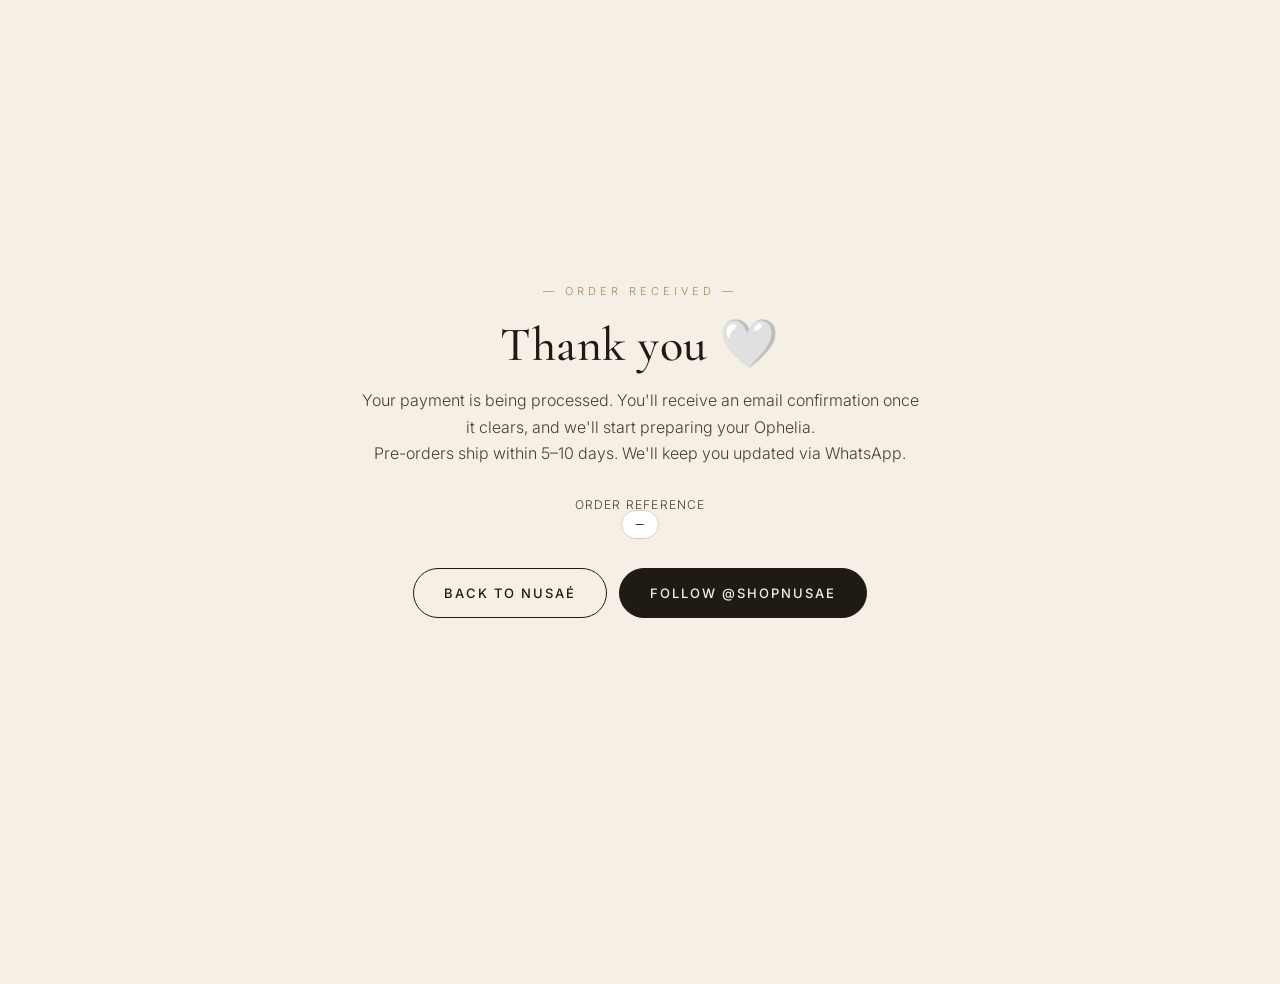
<file: thank-you.html>
<!DOCTYPE html>
<html lang="en">
<head>
<meta charset="UTF-8" />
<meta name="viewport" content="width=device-width, initial-scale=1.0" />
<title>Thank you — NUSAÉ</title>
<meta name="robots" content="noindex" />
<link rel="icon" type="image/png" href="assets/logo.png" />
<link rel="preconnect" href="https://fonts.googleapis.com">
<link rel="preconnect" href="https://fonts.gstatic.com" crossorigin>
<link href="https://fonts.googleapis.com/css2?family=Cormorant+Garamond:wght@300;400;500;600&family=Inter:wght@300;400;500;600&display=swap" rel="stylesheet">
<link rel="stylesheet" href="styles.css?v=14" />
<style>
  .ty-wrap {
    min-height: 100vh;
    display: flex;
    align-items: center;
    justify-content: center;
    padding: 60px 24px;
    background: var(--cream);
  }
  .ty-card {
    max-width: 560px;
    text-align: center;
  }
  .ty-card .eyebrow { color: var(--accent-deep); }
  .ty-card h1 {
    font-family: var(--serif);
    font-weight: 500;
    font-size: clamp(34px, 5vw, 48px);
    margin: 8px 0 14px;
    color: var(--ink);
  }
  .ty-card p { color: var(--ink-soft); line-height: 1.65; }
  .ty-id {
    font-family: var(--sans);
    font-size: 12px;
    letter-spacing: 1.2px;
    text-transform: uppercase;
    color: var(--muted);
    margin: 28px 0 12px;
  }
  .ty-id code {
    background: #fff;
    border: 1px solid var(--line);
    padding: 6px 14px;
    border-radius: 999px;
    color: var(--ink);
    font-family: 'SFMono-Regular', Menlo, monospace;
    font-size: 13px;
    letter-spacing: 0.5px;
  }
  .ty-actions { margin-top: 32px; display: flex; gap: 12px; justify-content: center; flex-wrap: wrap; }
</style>
</head>
<body>
<div class="ty-wrap">
  <div class="ty-card">
    <p class="eyebrow">— Order received —</p>
    <h1>Thank you 🤍</h1>
    <p>Your payment is being processed. You'll receive an email confirmation once it clears, and we'll start preparing your Ophelia.</p>
    <p>Pre-orders ship within 5–10 days. We'll keep you updated via WhatsApp.</p>
    <p class="ty-id">Order reference<br><code id="orderRef">—</code></p>
    <div class="ty-actions">
      <a class="btn btn-secondary" href="/">Back to NUSAÉ</a>
      <a class="btn btn-primary" href="https://instagram.com/shopnusae" target="_blank" rel="noopener">Follow @shopnusae</a>
    </div>
  </div>
</div>
<script>
  const params = new URLSearchParams(window.location.search);
  const ref = params.get('order') || params.get('reference');
  if (ref) document.getElementById('orderRef').textContent = ref;
</script>
</body>
</html>
</file>
<file: styles.css>
/* ============ NUSAÉ — design tokens ============ */
:root {
  --cream:        #F5EFE6;
  --cream-deep:   #EDE3D2;
  --sand:         #E4D5BB;
  --ink:          #1F1A14;
  --ink-soft:     #4A3F30;
  --muted:        #8C7A5B;
  --accent:       #C9A977;
  --accent-deep:  #A8895C;
  --line:         #D9CCB1;
  --white:        #FFFDF9;

  --serif:    "Cormorant Garamond", "Times New Roman", serif;
  --sans:     "Inter", system-ui, -apple-system, sans-serif;

  --max:      1240px;
  --pad:      clamp(20px, 4vw, 56px);
  --radius:   20px;
  --radius-sm: 14px;
  --radius-pill: 999px;
  --shadow-soft: 0 18px 50px -20px rgba(31, 26, 20, 0.18);
}

* { box-sizing: border-box; margin: 0; padding: 0; }
html { scroll-behavior: smooth; }
body {
  font-family: var(--sans);
  color: var(--ink);
  background: var(--cream);
  line-height: 1.55;
  font-weight: 300;
  -webkit-font-smoothing: antialiased;
  overflow-x: hidden;
}
img { display: block; max-width: 100%; height: auto; }
a { color: inherit; text-decoration: none; }
ul, ol { list-style: none; }

h1, h2, h3, h4 { font-family: var(--serif); font-weight: 400; letter-spacing: 0.5px; line-height: 1.15; color: var(--ink); }
h1 { font-size: clamp(40px, 6vw, 72px); }
h2 { font-size: clamp(32px, 4.5vw, 52px); }
h3 { font-size: clamp(24px, 2.8vw, 34px); }
h4 { font-size: 20px; font-weight: 500; }
h5 { font-family: var(--sans); font-size: 12px; letter-spacing: 2px; text-transform: uppercase; color: var(--muted); margin-bottom: 14px; }

.eyebrow {
  font-family: var(--sans);
  font-size: 11px;
  letter-spacing: 4px;
  text-transform: uppercase;
  color: var(--muted);
  margin-bottom: 18px;
}

/* ============ Announcement bar ============ */
.announce {
  background: var(--ink);
  color: var(--cream);
  text-align: center;
  font-size: 12px;
  letter-spacing: 1.5px;
  padding: 10px 16px;
}

/* ============ Hero trust row + made-to-order (CRO) ============ */
.hero-trust {
  display: flex;
  flex-wrap: wrap;
  align-items: center;
  justify-content: center;
  gap: 10px 18px;
  margin-top: 26px;
  padding: 0;
}
.hero-trust li {
  font-family: var(--sans);
  font-size: 13px;
  font-weight: 400;
  color: var(--ink-soft);
  letter-spacing: 0.2px;
  display: inline-flex;
  align-items: center;
  gap: 8px;
  white-space: nowrap;
}
.hero-trust .trust-icon {
  width: 20px;
  height: 20px;
  flex: 0 0 20px;
  color: var(--accent-deep);
}
.hero-madeorder {
  margin-top: 14px;
  font-family: var(--sans);
  font-size: 12.5px;
  letter-spacing: 1px;
  text-transform: uppercase;
  color: var(--accent-deep);
  text-align: center;
}

/* Pre-order reassurance under the product CTA */
.preorder-note {
  margin: 16px auto 0;
  max-width: 46ch;
  font-family: var(--sans);
  font-size: 13.5px;
  line-height: 1.6;
  color: var(--ink-soft);
  background: var(--white);
  border: 1px solid var(--line);
  border-radius: var(--radius-sm);
  padding: 14px 16px;
  text-align: center;
}
.preorder-note strong { color: var(--ink); font-weight: 600; }

/* ============ Nav ============ */
.nav {
  display: flex;
  align-items: center;
  justify-content: space-between;
  padding: 22px var(--pad);
  border-bottom: 1px solid var(--line);
  background: var(--cream);
  gap: 24px;
  position: sticky;
  top: 0;
  z-index: 50;
}
.brand {
  font-family: var(--serif);
  font-size: 28px;
  letter-spacing: 8px;
  font-weight: 400;
  display: inline-flex;
  align-items: center;
  line-height: 0;
}
.brand img {
  height: 54px;
  width: auto;
  display: block;
}
.nav nav { display: flex; gap: 32px; }
.nav nav a { font-size: 13px; letter-spacing: 1px; color: var(--ink-soft); }
.nav nav a:hover { color: var(--accent-deep); }

/* Hamburger (mobile only) + sticky Order & Pay Now bar (all screen sizes) */
.nav-toggle {
  display: none;
  flex-direction: column;
  justify-content: center;
  gap: 5px;
  width: 44px;
  height: 40px;
  padding: 0 10px;
  background: transparent;
  border: 1px solid var(--line);
  border-radius: 10px;
  cursor: pointer;
}
.nav-toggle span {
  display: block;
  height: 2px;
  width: 100%;
  background: var(--ink);
  border-radius: 2px;
  transition: transform .2s ease, opacity .2s ease;
}
.nav-toggle[aria-expanded="true"] span:nth-child(1) { transform: translateY(7px) rotate(45deg); }
.nav-toggle[aria-expanded="true"] span:nth-child(2) { opacity: 0; }
.nav-toggle[aria-expanded="true"] span:nth-child(3) { transform: translateY(-7px) rotate(-45deg); }

.mobile-order-bar {
  display: block;            /* sticky Order & Pay Now bar — visible on every screen size */
  position: fixed;
  bottom: 0; left: 0; right: 0;
  z-index: 900;
  padding: 10px var(--pad);
  background: var(--cream);
  border-top: 1px solid var(--line);
  box-shadow: 0 -6px 18px rgba(31, 26, 20, 0.08);
}
/* Desktop: button dead-centre; product label sits to the left without
   pushing the CTA off-centre (1fr | auto | 1fr grid keeps the button centred). */
.order-bar-inner {
  max-width: var(--max);
  margin: 0 auto;
  display: grid;
  grid-template-columns: 1fr auto 1fr;
  align-items: center;
  gap: 18px;
}
.order-bar-label {
  font-family: var(--serif);
  font-size: 18px;
  color: var(--ink-soft);
  letter-spacing: 0.3px;
  white-space: nowrap;
  overflow: hidden;
  text-overflow: ellipsis;
  min-width: 0;
}
.order-bar-label em { font-style: italic; color: var(--accent-deep); }
.mobile-order-bar .btn { white-space: nowrap; text-align: center; }
/* Reserve space so the fixed bar never sits over the footer (all sizes) */
body { padding-bottom: 84px; }

/* ============ Buttons ============ */
.btn {
  display: inline-block;
  font-size: 13px;
  letter-spacing: 2px;
  text-transform: uppercase;
  padding: 14px 30px;
  border: 1px solid var(--ink);
  cursor: pointer;
  transition: 0.25s ease;
  border-radius: var(--radius-pill);
  font-weight: 500;
}
.btn-primary { background: var(--ink); color: var(--cream); }
.btn-primary:hover { background: var(--accent-deep); border-color: var(--accent-deep); color: var(--white); }
.btn-secondary { background: transparent; color: var(--ink); }
.btn-secondary:hover { background: var(--ink); color: var(--cream); }
.btn-ghost { background: transparent; border-color: var(--line); color: var(--ink-soft); padding: 10px 18px; font-size: 12px; }
.btn-ghost:hover { border-color: var(--ink); color: var(--ink); }
.btn-lg { padding: 18px 38px; font-size: 14px; }
.cta-row { display: flex; gap: 14px; flex-wrap: wrap; margin-top: 28px; }
.cta-row-center { justify-content: center; }

/* CTA reassurance microcopy */
.reply-note {
  font-family: var(--serif);
  font-style: italic;
  font-size: 14px;
  color: var(--muted);
  margin-top: 14px;
  letter-spacing: 0.3px;
}
.reply-note-center { text-align: center; }
.reply-note-dark { color: var(--accent); opacity: 0.85; }

/* ============ Hero ============ */
.hero {
  display: grid;
  grid-template-columns: 1.05fr 1fr;
  gap: clamp(24px, 5vw, 80px);
  padding: clamp(60px, 9vw, 130px) var(--pad);
  max-width: var(--max);
  margin: 0 auto;
  align-items: center;
  position: relative;
}
.hero-text .lede {
  font-family: var(--serif);
  font-size: clamp(18px, 1.8vw, 22px);
  font-weight: 300;
  color: var(--ink-soft);
  margin-top: 24px;
  max-width: 520px;
  font-style: italic;
}
.trust-row {
  display: flex;
  flex-wrap: wrap;
  align-items: center;
  gap: 28px;
  margin-top: 48px;
  padding-top: 32px;
  border-top: 1px solid var(--line);
}
.trust-row li {
  font-family: var(--serif);
  font-size: clamp(20px, 2vw, 26px);
  font-weight: 400;
  font-style: italic;
  color: var(--ink);
  letter-spacing: 1px;
  position: relative;
}
.trust-row li + li:before {
  content: "✿";
  position: absolute;
  left: -22px;
  top: 50%;
  transform: translateY(-50%);
  color: var(--accent);
  font-size: 12px;
  font-style: normal;
}
.hero-art { position: relative; }
.hero-slides {
  position: relative;
  width: 100%;
  aspect-ratio: 4/5;
  overflow: hidden;
  border-radius: var(--radius);
  background: var(--cream-deep);
}
.hero-slide {
  position: absolute;
  inset: 0;
  width: 100%;
  height: 100%;
  object-fit: cover;
  filter: saturate(0.92);
  opacity: 0;
  transition: opacity 1.6s ease-in-out;
}
.hero-slide.is-active { opacity: 1; }
.hero-art:after {
  content: "";
  position: absolute;
  top: -14px; left: -14px; right: 14px; bottom: 14px;
  border: 1px solid var(--line);
  border-radius: var(--radius);
  z-index: -1;
}

/* ============ Section heads ============ */
.section-head {
  text-align: center;
  max-width: 720px;
  margin: 0 auto clamp(40px, 5vw, 70px);
}
.section-head .sub {
  margin-top: 18px;
  color: var(--ink-soft);
  font-family: var(--serif);
  font-style: italic;
  font-size: 19px;
}

/* ============ Shop / Product ============ */
.shop {
  padding: clamp(60px, 8vw, 120px) var(--pad);
  background: var(--cream-deep);
  border-top: 1px solid var(--line);
  border-bottom: 1px solid var(--line);
}
.product {
  display: grid;
  grid-template-columns: 1.05fr 1fr;
  gap: clamp(28px, 5vw, 80px);
  max-width: var(--max);
  margin: 0 auto;
  align-items: start;
}
.gallery-main img {
  width: 100%;
  aspect-ratio: 1/1.1;
  object-fit: cover;
  border-radius: var(--radius);
}
.thumbs { display: grid; grid-template-columns: repeat(6, 1fr); gap: 8px; margin-top: 12px; }
.thumbs button { padding: 0; border: 1px solid var(--line); background: transparent; cursor: pointer; border-radius: var(--radius-sm); overflow: hidden; }
.thumbs button:hover { border-color: var(--ink); }
.thumbs img { aspect-ratio: 1; object-fit: cover; border-radius: var(--radius-sm); }

.product-info { padding-top: 12px; }
.price {
  font-family: var(--serif);
  font-size: 32px;
  margin: 18px 0 6px;
  color: var(--accent-deep);
}
.price-note { font-family: var(--sans); font-size: 11px; color: var(--muted); margin-left: 6px; }
.price-reassurance {
  font-family: var(--serif);
  font-style: italic;
  font-size: 15px;
  color: var(--ink-soft);
  margin: 0 0 18px;
  max-width: 520px;
  line-height: 1.5;
  padding-left: 14px;
  border-left: 2px solid var(--accent);
}
.product-tagline {
  font-family: var(--serif);
  font-style: italic;
  font-size: 19px;
  color: var(--ink);
  margin: 14px 0 18px;
  max-width: 520px;
  line-height: 1.5;
}
.product-copy { color: var(--ink-soft); margin: 0 0 16px; max-width: 520px; }
.product-copy:last-of-type { margin-bottom: 26px; }
.swatch-label { font-size: 11px; letter-spacing: 2px; color: var(--muted); text-transform: uppercase; margin-bottom: 10px; }
.swatch-row { display: flex; gap: 10px; }
.swatch {
  width: 32px; height: 32px; border-radius: 50%;
  border: 1px solid var(--line);
  display: inline-block;
  padding: 0;
  cursor: pointer;
  transition: transform .15s ease, box-shadow .15s ease;
}
button.swatch { font-size: 0; line-height: 0; }
.swatch:hover { transform: scale(1.08); }
.swatch:focus-visible { outline: 2px solid var(--accent); outline-offset: 2px; }
.swatch.is-selected {
  box-shadow: 0 0 0 2px var(--cream), 0 0 0 3px var(--ink);
}
.swatch-white { background: #F8F4EC; }
.swatch-beige { background: #D8C3A0; }
.swatch-grey  { background: #B8B0A2; }
.swatch-black { background: #1F1A14; }

.specs { margin: 32px 0 28px; border-top: 1px solid var(--line); }
.specs li {
  display: flex;
  justify-content: space-between;
  padding: 12px 0;
  border-bottom: 1px solid var(--line);
  font-size: 14px;
  color: var(--ink-soft);
}
.specs strong { color: var(--ink); font-weight: 500; }

.meta-note {
  font-size: 12px;
  color: var(--muted);
  margin-top: 18px;
  letter-spacing: 0.5px;
}

/* ============ How to order ============ */
.how {
  padding: clamp(70px, 9vw, 130px) var(--pad);
  background:
    radial-gradient(circle at 15% 20%, rgba(201,169,119,0.08), transparent 40%),
    radial-gradient(circle at 85% 80%, rgba(201,169,119,0.10), transparent 45%),
    var(--cream-deep);
  border-top: 1px solid var(--line);
  border-bottom: 1px solid var(--line);
  position: relative;
}
.how:before, .how:after {
  content: "✿";
  position: absolute;
  font-family: var(--serif);
  font-size: 28px;
  color: var(--accent);
  opacity: 0.55;
}
.how:before { top: 40px; left: 50%; transform: translateX(-50%); }
.how:after { bottom: 40px; left: 50%; transform: translateX(-50%); }
.steps {
  display: grid;
  grid-template-columns: repeat(4, 1fr);
  gap: clamp(24px, 3vw, 50px);
  max-width: var(--max);
  margin: 0 auto;
  position: relative;
}
.steps li {
  position: relative;
  padding: 36px 22px 32px;
  background: var(--white);
  border: 1px solid var(--line);
  border-radius: var(--radius);
  text-align: center;
  transition: 0.3s ease;
}
.steps li:hover {
  transform: translateY(-4px);
  border-color: var(--accent);
  box-shadow: 0 22px 50px -22px rgba(31,26,20,0.18);
}
.step-num {
  font-family: var(--serif);
  font-size: 48px;
  font-style: italic;
  color: var(--accent-deep);
  display: block;
  line-height: 1;
  margin-bottom: 4px;
}
.step-flourish {
  display: block;
  font-family: var(--serif);
  font-size: 14px;
  color: var(--accent);
  margin-bottom: 18px;
  letter-spacing: 4px;
}
.steps h4 {
  margin-bottom: 10px;
  font-family: var(--serif);
  font-size: 22px;
  font-weight: 400;
  letter-spacing: 1px;
}
.steps p {
  color: var(--ink-soft);
  font-size: 14px;
  font-family: var(--serif);
  font-style: italic;
  line-height: 1.5;
}
.how-cta {
  text-align: center;
  margin-top: clamp(40px, 5vw, 64px);
}

/* ============ Sizing ============ */
.sizing { padding: clamp(60px, 8vw, 120px) var(--pad); max-width: var(--max); margin: 0 auto; }
.sizing-note {
  max-width: 640px;
  margin: 0 auto;
  text-align: center;
}
.sizing-lede {
  font-family: var(--serif);
  font-size: clamp(22px, 2.4vw, 28px);
  font-weight: 400;
  color: var(--ink);
  margin-bottom: 24px;
  line-height: 1.5;
}
.sizing-lede em {
  color: var(--accent-deep);
  font-style: italic;
}
.sizing-body {
  font-family: var(--serif);
  font-style: italic;
  font-size: 17px;
  color: var(--ink-soft);
  line-height: 1.7;
  margin-bottom: 18px;
}
.sizing-note .btn { margin-top: 20px; }

/* ============ FAQ ============ */
.faq { padding: clamp(60px, 8vw, 120px) var(--pad); background: var(--cream-deep); border-top: 1px solid var(--line); border-bottom: 1px solid var(--line); }
.faq-list { max-width: 760px; margin: 0 auto; }
.faq details {
  border-bottom: 1px solid var(--line);
  padding: 22px 0;
}
.faq summary {
  font-family: var(--serif);
  font-size: 22px;
  cursor: pointer;
  list-style: none;
  display: flex;
  justify-content: space-between;
  align-items: center;
  color: var(--ink);
}
.faq summary::-webkit-details-marker { display: none; }
.faq summary:after {
  content: "+";
  font-size: 24px;
  color: var(--accent-deep);
  transition: transform 0.25s ease;
}
.faq details[open] summary:after { transform: rotate(45deg); }
.faq details p {
  margin-top: 14px;
  color: var(--ink-soft);
  font-size: 15px;
  max-width: 640px;
}
.faq details a { color: var(--accent-deep); border-bottom: 1px solid var(--accent); }

/* ============ Founder ============ */
.founder {
  padding: clamp(70px, 9vw, 130px) var(--pad);
  background: var(--cream);
  border-top: 1px solid var(--line);
}
.founder-inner {
  display: grid;
  grid-template-columns: 0.85fr 1fr;
  gap: clamp(32px, 5vw, 80px);
  max-width: var(--max);
  margin: 0 auto;
  align-items: center;
}
.founder-photo {
  position: relative;
  width: 100%;
  max-width: 380px;
  margin: 0 auto;
  justify-self: center;
}
.founder-photo img {
  width: 100%;
  aspect-ratio: 1/1;
  object-fit: cover;
  object-position: center 30%;
  border-radius: 50%;
  filter: saturate(0.95);
  box-shadow: 0 28px 70px -24px rgba(31,26,20,0.22);
}
.founder-text h2 {
  margin-bottom: 28px;
}
.founder-name {
  font-style: italic;
  color: var(--accent-deep);
}
.founder-body {
  font-family: var(--serif);
  font-size: 18px;
  color: var(--ink-soft);
  line-height: 1.7;
  margin-bottom: 18px;
  max-width: 560px;
}
.founder-body em {
  font-style: italic;
  color: var(--accent-deep);
}
.founder-sign {
  font-family: var(--serif);
  font-style: italic;
  font-size: 17px;
  color: var(--ink);
  margin-top: 28px;
  margin-bottom: 14px;
}
.founder-ig {
  display: inline-block;
  font-size: 13px;
  letter-spacing: 1.5px;
  color: var(--accent-deep);
  border-bottom: 1px solid var(--accent);
  padding-bottom: 2px;
  transition: 0.25s ease;
}
.founder-ig:hover {
  color: var(--ink);
  border-bottom-color: var(--ink);
}

/* ============ Closing CTA ============ */
.closer {
  padding: clamp(80px, 10vw, 160px) var(--pad);
  background: var(--ink);
  color: var(--cream);
  text-align: center;
}
.closer h2 { color: var(--cream); max-width: 720px; margin: 0 auto 36px; }
.closer .eyebrow { color: var(--accent); }
.closer .btn-primary {
  background: var(--cream);
  color: var(--ink);
  border-color: var(--cream);
}
.closer .btn-primary:hover {
  background: var(--accent);
  color: var(--ink);
  border-color: var(--accent);
}

/* ============ Footer ============ */
footer { padding: clamp(50px, 6vw, 90px) var(--pad) 28px; }
.foot-grid {
  display: grid;
  grid-template-columns: 1.4fr repeat(3, 1fr);
  gap: clamp(28px, 4vw, 60px);
  max-width: var(--max);
  margin: 0 auto 50px;
}
.foot-grid .brand { font-size: 22px; letter-spacing: 6px; margin-bottom: 16px; display: inline-flex; }
.foot-grid .brand img { height: 44px; }
.foot-grid a {
  display: block;
  padding: 6px 0;
  color: var(--ink-soft);
  font-size: 14px;
}
.foot-grid a:hover { color: var(--accent-deep); }
.foot-tag { font-family: var(--serif); font-style: italic; color: var(--muted); font-size: 15px; }
.copy {
  text-align: center;
  font-size: 12px;
  color: var(--muted);
  letter-spacing: 1px;
  border-top: 1px solid var(--line);
  padding-top: 22px;
  max-width: var(--max);
  margin: 0 auto;
}

/* ============ Mobile ============ */
@media (max-width: 880px) {
  /* Nav links become a dropdown panel toggled by the hamburger */
  .nav nav {
    display: none;
    position: absolute;
    top: 100%;
    left: 0;
    right: 0;
    flex-direction: column;
    gap: 0;
    background: var(--cream);
    border-bottom: 1px solid var(--line);
    padding: 4px var(--pad) 14px;
    box-shadow: 0 14px 26px rgba(31, 26, 20, 0.07);
  }
  .nav nav.nav-open { display: flex; }
  .nav nav a { font-size: 15px; padding: 13px 0; border-bottom: 1px solid var(--line); }
  .nav nav a:last-child { border-bottom: 0; }
  .nav-toggle { display: flex; }
  .nav-order { display: none; }          /* header CTA hidden on mobile; sticky bottom bar covers it */

  /* Sticky bar collapses to a single full-width button on mobile */
  .order-bar-label { display: none; }
  .order-bar-inner { display: flex; justify-content: center; }
  .mobile-order-bar .btn { width: 100%; }

  .hero, .product, .founder-inner { grid-template-columns: 1fr; }
  .hero-art:after { display: none; }
  /* Center the whole hero on mobile for a balanced look */
  .hero-text { text-align: center; }
  .hero-text .lede { margin-left: auto; margin-right: auto; }
  .hero .cta-row { justify-content: center; }
  .hero-trust { justify-content: center; }
  .steps { grid-template-columns: 1fr 1fr; }
  .trust-row { gap: 36px; }
  .trust-row li + li:before { left: -22px; }
  .foot-grid { grid-template-columns: 1fr 1fr; }
  .nav { padding: 16px var(--pad); }
  .brand { font-size: 24px; letter-spacing: 6px; }
  .brand img { height: 47px; }
  .btn-ghost { padding: 8px 14px; font-size: 11px; }
}
@media (max-width: 540px) {
  .steps, .foot-grid { grid-template-columns: 1fr; }
  .trust-row { flex-direction: column; align-items: flex-start; gap: 12px; }
  .trust-row li + li:before { display: none; }
  h1 { font-size: 44px; }
  .cta-row .btn { width: 100%; text-align: center; }
  /* Trust row wraps and stays centred on phones (no horizontal overflow) */
  .hero-trust { gap: 8px 14px; }
  .hero-trust li { font-size: 12px; gap: 6px; letter-spacing: 0.1px; }
  .hero-trust .trust-icon { width: 16px; height: 16px; flex-basis: 16px; }
}

/* ============ Pay methods microcopy ============ */
.pay-methods {
  font-family: var(--sans);
  font-size: 12px;
  letter-spacing: 0.5px;
  color: var(--muted);
  text-align: center;
  margin: 14px 0 0;
}
.cta-row-stack { flex-direction: column; align-items: stretch; gap: 10px; }
.cta-row-stack .btn { width: 100%; max-width: 360px; margin: 0 auto; text-align: center; }

/* ============ Checkout modal ============ */
.checkout-overlay {
  position: fixed;
  inset: 0;
  background: rgba(31, 26, 20, 0.55);
  display: flex;
  align-items: center;
  justify-content: center;
  z-index: 1000;
  padding: 20px;
  overflow-y: auto;
}
/* The native `hidden` attribute must always win, even over flex/grid display
   rules — without this, JS that toggles `hidden` on the discount chip / totals
   summary is silently ignored (caused the stuck "applied" badge + blank shipping). */
[hidden] { display: none !important; }
.checkout-overlay[hidden] { display: none; }
.checkout-card {
  background: var(--cream);
  border-radius: 24px;
  max-width: 540px;
  width: 100%;
  padding: 36px 36px 30px;
  position: relative;
  box-shadow: 0 28px 80px rgba(31, 26, 20, 0.18);
  max-height: 90vh;
  overflow-y: auto;
}
.checkout-close {
  position: absolute;
  top: 14px;
  right: 16px;
  background: transparent;
  border: 0;
  font-size: 28px;
  line-height: 1;
  color: var(--ink-soft);
  cursor: pointer;
  padding: 4px 8px;
}
.checkout-close:hover { color: var(--ink); }
.checkout-head { text-align: center; margin-bottom: 22px; }
.checkout-head h3 {
  font-family: var(--serif);
  font-weight: 500;
  font-size: 28px;
  margin: 6px 0 8px;
  color: var(--ink);
}
.checkout-sub {
  font-family: var(--serif);
  font-style: italic;
  color: var(--ink-soft);
  margin: 0;
  font-size: 14px;
}
.checkout-form { display: flex; flex-direction: column; gap: 14px; }
.field-row { display: grid; grid-template-columns: 1fr 1fr; gap: 12px; }
.field { display: flex; flex-direction: column; gap: 6px; }
.field span {
  font-family: var(--sans);
  font-size: 11px;
  letter-spacing: 1.2px;
  text-transform: uppercase;
  color: var(--muted);
}
.field input, .field textarea, .field select, .item-colour {
  font-family: var(--sans);
  font-size: 14px;
  padding: 11px 16px;
  border: 1px solid var(--line);
  border-radius: var(--radius-sm);
  background: #fff;
  color: var(--ink);
  outline: none;
  transition: border-color .15s ease, box-shadow .15s ease;
  width: 100%;
  box-sizing: border-box;
}
.field input:focus, .field textarea:focus, .field select:focus, .item-colour:focus {
  border-color: var(--accent);
  box-shadow: 0 0 0 3px rgba(201, 169, 119, 0.18);
}
.field textarea { resize: vertical; min-height: 70px; }

.items-block {
  border: 1px solid var(--line);
  border-radius: var(--radius-sm);
  padding: 16px;
  margin: 4px 0 0;
}
.items-block legend {
  font-family: var(--sans);
  font-size: 11px;
  letter-spacing: 1.2px;
  text-transform: uppercase;
  color: var(--muted);
  padding: 0 8px;
}
.items-list { display: flex; flex-direction: column; gap: 10px; margin-bottom: 10px; }
.item-row {
  display: grid;
  grid-template-columns: 1fr auto auto;
  gap: 10px;
  align-items: center;
}
.qty-control {
  display: flex;
  align-items: center;
  border: 1px solid var(--line);
  border-radius: var(--radius-pill);
  background: #fff;
  overflow: hidden;
}
.qty-btn {
  background: transparent;
  border: 0;
  width: 32px;
  height: 36px;
  font-size: 18px;
  cursor: pointer;
  color: var(--ink-soft);
}
.qty-btn:hover { background: rgba(201, 169, 119, 0.12); color: var(--ink); }
.item-qty {
  width: 44px;
  text-align: center;
  border: 0;
  border-left: 1px solid var(--line);
  border-right: 1px solid var(--line);
  height: 36px;
  font-family: var(--sans);
  font-size: 14px;
  background: #fff;
  outline: none;
  -moz-appearance: textfield;
  appearance: textfield;
}
.item-qty::-webkit-outer-spin-button, .item-qty::-webkit-inner-spin-button {
  -webkit-appearance: none; margin: 0;
}
.item-remove {
  background: transparent;
  border: 1px solid var(--line);
  border-radius: 50%;
  width: 36px;
  height: 36px;
  font-size: 18px;
  color: var(--ink-soft);
  cursor: pointer;
  line-height: 1;
}
.item-remove:hover { color: var(--ink); border-color: var(--ink-soft); }

.btn-link {
  background: transparent;
  border: 0;
  color: var(--accent-deep);
  font-family: var(--sans);
  font-size: 13px;
  cursor: pointer;
  padding: 4px 0;
  text-align: left;
}
.btn-link:hover { text-decoration: underline; }

.totals-summary {
  display: flex;
  flex-direction: column;
  gap: 8px;
  margin-top: 6px;
}
.summary-line {
  display: flex;
  justify-content: space-between;
  align-items: baseline;
}
.summary-label {
  font-family: var(--sans);
  font-size: 12px;
  letter-spacing: 1.2px;
  text-transform: uppercase;
  color: var(--muted);
}
.summary-value {
  font-family: var(--sans);
  font-size: 14px;
  color: var(--ink);
}
.totals {
  display: flex;
  justify-content: space-between;
  align-items: baseline;
  border-top: 1px solid var(--line);
  padding-top: 14px;
  margin-top: 6px;
}
.totals-grand {
  display: flex;
  flex-direction: column;
  align-items: flex-end;
  gap: 2px;
}
.totals-rm {
  font-family: var(--sans);
  font-size: 12px;
  letter-spacing: 0.5px;
  color: var(--muted);
}
.totals-label {
  font-family: var(--sans);
  font-size: 12px;
  letter-spacing: 1.5px;
  text-transform: uppercase;
  color: var(--muted);
}
.totals-amount {
  font-family: var(--serif);
  font-size: 24px;
  color: var(--accent-deep);
}

.checkout-note {
  font-family: var(--serif);
  font-style: italic;
  font-size: 13px;
  color: var(--ink-soft);
  text-align: center;
  margin: 4px 0 6px;
}
.checkout-submit { width: 100%; }
.checkout-submit:disabled { opacity: 0.7; cursor: not-allowed; }
.checkout-error {
  background: #fdeceb;
  border: 1px solid #e6b8b3;
  color: #8a2a1f;
  padding: 11px 16px;
  border-radius: var(--radius-sm);
  font-size: 13px;
  text-align: center;
  margin: 0;
}

@media (max-width: 540px) {
  .checkout-card { padding: 28px 20px 22px; }
  .field-row { grid-template-columns: 1fr; }
}

/* ============ Discount row in checkout ============ */
.discount-block { margin: 4px 0 0; }
.discount-entry { display: flex; gap: 8px; align-items: stretch; }
.discount-entry input {
  flex: 1;
  font-family: var(--sans);
  font-size: 14px;
  letter-spacing: 0.5px;
  padding: 11px 16px;
  border: 1px solid var(--line);
  border-radius: var(--radius-sm);
  background: #fff;
  color: var(--ink);
  outline: none;
  text-transform: uppercase;
  transition: border-color .15s ease, box-shadow .15s ease;
  box-sizing: border-box;
}
.discount-entry input:focus {
  border-color: var(--accent);
  box-shadow: 0 0 0 3px rgba(201, 169, 119, 0.18);
}
.discount-entry input::placeholder { text-transform: none; letter-spacing: 0; color: var(--muted); }
.discount-apply {
  white-space: nowrap;
  padding: 0 20px;
  border: 1px solid var(--line);
  border-radius: var(--radius-sm);
  background: #fff;
  color: var(--accent-deep);
  font-family: var(--sans);
  font-size: 13px;
  letter-spacing: 0.3px;
  cursor: pointer;
  transition: border-color .15s ease, background .15s ease;
}
.discount-apply:hover { border-color: var(--accent); background: var(--cream-deep); text-decoration: none; }
.discount-error {
  color: #8a2a1f;
  font-family: var(--sans);
  font-size: 12px;
  margin: 6px 2px 0;
}
.discount-row {
  display: grid;
  grid-template-columns: auto 1fr auto;
  gap: 10px;
  align-items: center;
  padding: 10px 14px;
  background: var(--cream-deep);
  border: 1px solid var(--line);
  border-radius: var(--radius-sm);
  margin: 4px 0 0;
}
.discount-label {
  font-family: var(--sans);
  font-size: 11px;
  letter-spacing: 1.2px;
  text-transform: uppercase;
  color: var(--muted);
}
.discount-code {
  font-family: var(--sans);
  font-size: 14px;
  font-weight: 600;
  color: var(--ink);
  letter-spacing: 0.5px;
}
.discount-remove {
  background: transparent;
  border: 0;
  font-size: 20px;
  line-height: 1;
  color: var(--ink-soft);
  cursor: pointer;
  padding: 2px 6px;
}
.discount-remove:hover { color: var(--ink); }
.totals-strike {
  color: var(--muted);
  text-decoration: line-through;
  font-size: 0.85em;
  margin-right: 8px;
  font-weight: 400;
}

/* ============ Welcome popup ============ */
.popup-overlay {
  position: fixed;
  inset: 0;
  background: rgba(31, 26, 20, 0.55);
  display: flex;
  align-items: center;
  justify-content: center;
  /* Above the floating chat bubble (9998) / panel (9999) so they never
     collide on mobile — see QA B3/B7. */
  z-index: 10000;
  padding: 20px;
  overflow-y: auto;
  animation: popup-fade-in 0.25s ease-out;
}
.popup-overlay[hidden] { display: none; }
@keyframes popup-fade-in {
  from { opacity: 0; }
  to { opacity: 1; }
}
.popup-card {
  background: var(--cream);
  border-radius: 24px;
  max-width: 460px;
  width: 100%;
  padding: 40px 36px 28px;
  position: relative;
  box-shadow: 0 28px 80px rgba(31, 26, 20, 0.28);
  max-height: 92vh;
  overflow-y: auto;
  text-align: center;
  animation: popup-slide-in 0.32s ease-out;
}
@keyframes popup-slide-in {
  from { transform: translateY(14px); opacity: 0; }
  to { transform: translateY(0); opacity: 1; }
}
.popup-close {
  position: absolute;
  top: 14px;
  right: 16px;
  background: transparent;
  border: 0;
  font-size: 28px;
  line-height: 1;
  color: var(--ink-soft);
  cursor: pointer;
  padding: 4px 8px;
}
.popup-close:hover { color: var(--ink); }
.popup-art {
  font-size: 28px;
  color: var(--accent);
  margin-bottom: 4px;
  line-height: 1;
}
.popup-card h3 {
  font-family: var(--serif);
  font-weight: 500;
  font-size: 30px;
  margin: 6px 0 10px;
  color: var(--ink);
  line-height: 1.15;
}
.popup-sub {
  font-family: var(--serif);
  font-style: italic;
  color: var(--ink-soft);
  margin: 0 0 22px;
  font-size: 15px;
  line-height: 1.45;
}
.popup-form { display: flex; flex-direction: column; gap: 12px; }
.popup-form .field input {
  text-align: center;
  font-size: 15px;
  padding: 13px 18px;
}
.popup-submit { width: 100%; }
.popup-submit:disabled { opacity: 0.7; cursor: not-allowed; }
.popup-error {
  background: #fdeceb;
  border: 1px solid #e6b8b3;
  color: #8a2a1f;
  padding: 10px 14px;
  border-radius: var(--radius-sm);
  font-size: 13px;
  margin: 0;
}
.popup-decline {
  background: transparent;
  border: 0;
  font-family: var(--sans);
  font-size: 12px;
  color: var(--muted);
  letter-spacing: 0.3px;
  cursor: pointer;
  text-decoration: underline;
  text-underline-offset: 3px;
  padding: 8px;
  margin-top: 2px;
}
.popup-decline:hover { color: var(--ink-soft); }
.popup-code {
  font-family: var(--sans);
  font-weight: 600;
  font-size: 22px;
  letter-spacing: 3px;
  color: var(--ink);
  background: var(--cream-deep);
  border: 1px dashed var(--accent);
  border-radius: var(--radius-sm);
  padding: 18px 14px;
  margin: 6px 0 16px;
  user-select: all;
}
.popup-copy { width: 100%; margin-bottom: 6px; }
.visually-hidden {
  position: absolute;
  width: 1px; height: 1px;
  padding: 0; margin: -1px;
  overflow: hidden;
  clip: rect(0,0,0,0);
  white-space: nowrap;
  border: 0;
}
@media (max-width: 540px) {
  .popup-card { padding: 32px 22px 20px; }
  .popup-card h3 { font-size: 26px; }
  .popup-code { font-size: 19px; letter-spacing: 2px; padding: 16px 10px; }
}

/* ==================== NUSAÉ Assistant chatbot ==================== */
.nusae-chat-bubble {
  position: fixed;
  bottom: 84px;              /* lifted clear of the sticky Order & Pay Now bar */
  right: 22px;
  width: 58px;
  height: 58px;
  border-radius: 50%;
  background: var(--ink, #1F1A14);
  color: var(--cream, #F5EFE6);
  border: none;
  cursor: pointer;
  box-shadow: 0 8px 24px rgba(31, 26, 20, 0.25);
  display: flex;
  align-items: center;
  justify-content: center;
  z-index: 9998;
  transition: transform 0.2s ease, box-shadow 0.2s ease, opacity 0.2s ease;
}
.nusae-chat-bubble:hover { transform: translateY(-2px); box-shadow: 0 12px 28px rgba(31, 26, 20, 0.32); }
.nusae-chat-bubble.hidden { opacity: 0; pointer-events: none; transform: scale(0.8); }
.nusae-chat-dot {
  position: absolute;
  top: 10px;
  right: 10px;
  width: 9px;
  height: 9px;
  border-radius: 50%;
  background: #6FBE6F;
  box-shadow: 0 0 0 2px var(--ink, #1F1A14);
}

.nusae-chat-panel {
  position: fixed;
  bottom: 84px;              /* sits above the sticky order bar, in line with the bubble */
  right: 22px;
  width: 360px;
  max-width: calc(100vw - 28px);
  height: 540px;
  max-height: calc(100vh - 104px);
  background: #FFFCF7;
  border: 1px solid rgba(31, 26, 20, 0.08);
  border-radius: 14px;
  box-shadow: 0 20px 60px rgba(31, 26, 20, 0.22);
  display: flex;
  flex-direction: column;
  overflow: hidden;
  z-index: 9999;
  font-family: 'Inter', system-ui, sans-serif;
  opacity: 0;
  pointer-events: none;
  transform: translateY(12px) scale(0.98);
  transition: opacity 0.18s ease, transform 0.18s ease;
}
.nusae-chat-panel.open { opacity: 1; pointer-events: auto; transform: translateY(0) scale(1); }

.nusae-chat-head {
  display: flex;
  align-items: center;
  justify-content: space-between;
  padding: 14px 16px;
  background: var(--ink, #1F1A14);
  color: var(--cream, #F5EFE6);
}
.nusae-chat-id { display: flex; align-items: center; gap: 10px; }
.nusae-chat-avatar {
  width: 36px;
  height: 36px;
  border-radius: 50%;
  background: var(--accent, #C9A977);
  color: var(--ink, #1F1A14);
  display: flex;
  align-items: center;
  justify-content: center;
  font-family: 'Cormorant Garamond', serif;
  font-weight: 600;
  font-size: 18px;
  letter-spacing: 0.5px;
}
.nusae-chat-name { font-size: 14px; font-weight: 500; letter-spacing: 0.3px; }
.nusae-chat-sub  { font-size: 11px; opacity: 0.7; margin-top: 2px; }
.nusae-chat-close {
  background: transparent;
  border: none;
  color: var(--cream, #F5EFE6);
  font-size: 24px;
  line-height: 1;
  cursor: pointer;
  width: 30px;
  height: 30px;
  border-radius: 50%;
  transition: background 0.15s ease;
}
.nusae-chat-close:hover { background: rgba(245, 239, 230, 0.15); }

.nusae-chat-body {
  flex: 1;
  overflow-y: auto;
  padding: 16px;
  display: flex;
  flex-direction: column;
  gap: 10px;
  background: #FFFCF7;
}
.nusae-chat-msg {
  max-width: 85%;
  padding: 10px 13px;
  border-radius: 14px;
  font-size: 13.5px;
  line-height: 1.5;
  word-wrap: break-word;
}
.nusae-chat-msg.bot {
  background: #F5EFE6;
  color: var(--ink, #1F1A14);
  align-self: flex-start;
  border-bottom-left-radius: 4px;
}
.nusae-chat-msg.user {
  background: var(--ink, #1F1A14);
  color: var(--cream, #F5EFE6);
  align-self: flex-end;
  border-bottom-right-radius: 4px;
}
.nusae-chat-msg a {
  color: inherit;
  text-decoration: underline;
  text-underline-offset: 2px;
}
.nusae-chat-msg.bot a { color: #6B4F1B; }

.nusae-chat-typing { display: inline-flex; gap: 4px; padding: 12px 14px; }
.nusae-chat-typing span {
  width: 6px;
  height: 6px;
  border-radius: 50%;
  background: rgba(31, 26, 20, 0.4);
  animation: nusae-bounce 1.2s infinite;
}
.nusae-chat-typing span:nth-child(2) { animation-delay: 0.15s; }
.nusae-chat-typing span:nth-child(3) { animation-delay: 0.3s; }
@keyframes nusae-bounce {
  0%, 60%, 100% { transform: translateY(0); opacity: 0.4; }
  30% { transform: translateY(-4px); opacity: 1; }
}

.nusae-chat-suggested {
  display: flex;
  flex-wrap: wrap;
  gap: 6px;
  padding: 0 16px 10px;
  background: #FFFCF7;
}
.nusae-chat-chip {
  background: transparent;
  border: 1px solid rgba(31, 26, 20, 0.18);
  color: var(--ink, #1F1A14);
  padding: 6px 11px;
  border-radius: 999px;
  font-size: 12px;
  cursor: pointer;
  font-family: inherit;
  transition: background 0.15s ease, border-color 0.15s ease;
}
.nusae-chat-chip:hover {
  background: var(--cream, #F5EFE6);
  border-color: var(--accent, #C9A977);
}

.nusae-chat-form {
  display: flex;
  align-items: center;
  gap: 8px;
  padding: 10px 12px;
  border-top: 1px solid rgba(31, 26, 20, 0.08);
  background: #FFFCF7;
}
.nusae-chat-form input {
  flex: 1;
  border: 1px solid rgba(31, 26, 20, 0.15);
  border-radius: 999px;
  padding: 9px 14px;
  font-size: 13.5px;
  font-family: inherit;
  color: var(--ink, #1F1A14);
  background: #fff;
  outline: none;
  transition: border-color 0.15s ease;
}
.nusae-chat-form input:focus { border-color: var(--accent, #C9A977); }
.nusae-chat-form button {
  width: 36px;
  height: 36px;
  border-radius: 50%;
  background: var(--ink, #1F1A14);
  color: var(--cream, #F5EFE6);
  border: none;
  cursor: pointer;
  display: flex;
  align-items: center;
  justify-content: center;
  transition: opacity 0.15s ease;
}
.nusae-chat-form button:hover { opacity: 0.85; }

.nusae-chat-wa {
  display: flex;
  align-items: center;
  justify-content: center;
  gap: 6px;
  padding: 9px 12px;
  background: #25D366;
  color: #fff;
  font-size: 12px;
  font-weight: 500;
  text-decoration: none;
  letter-spacing: 0.2px;
  transition: background 0.15s ease;
}
.nusae-chat-wa:hover { background: #1FB755; }

@media (max-width: 540px) {
  .nusae-chat-bubble { bottom: 84px; right: 18px; width: 54px; height: 54px; }
  .nusae-chat-panel {
    bottom: 0;
    right: 0;
    left: 0;
    width: 100%;
    max-width: 100%;
    height: 92vh;
    max-height: 92vh;
    border-radius: 14px 14px 0 0;
  }
}
</file>
